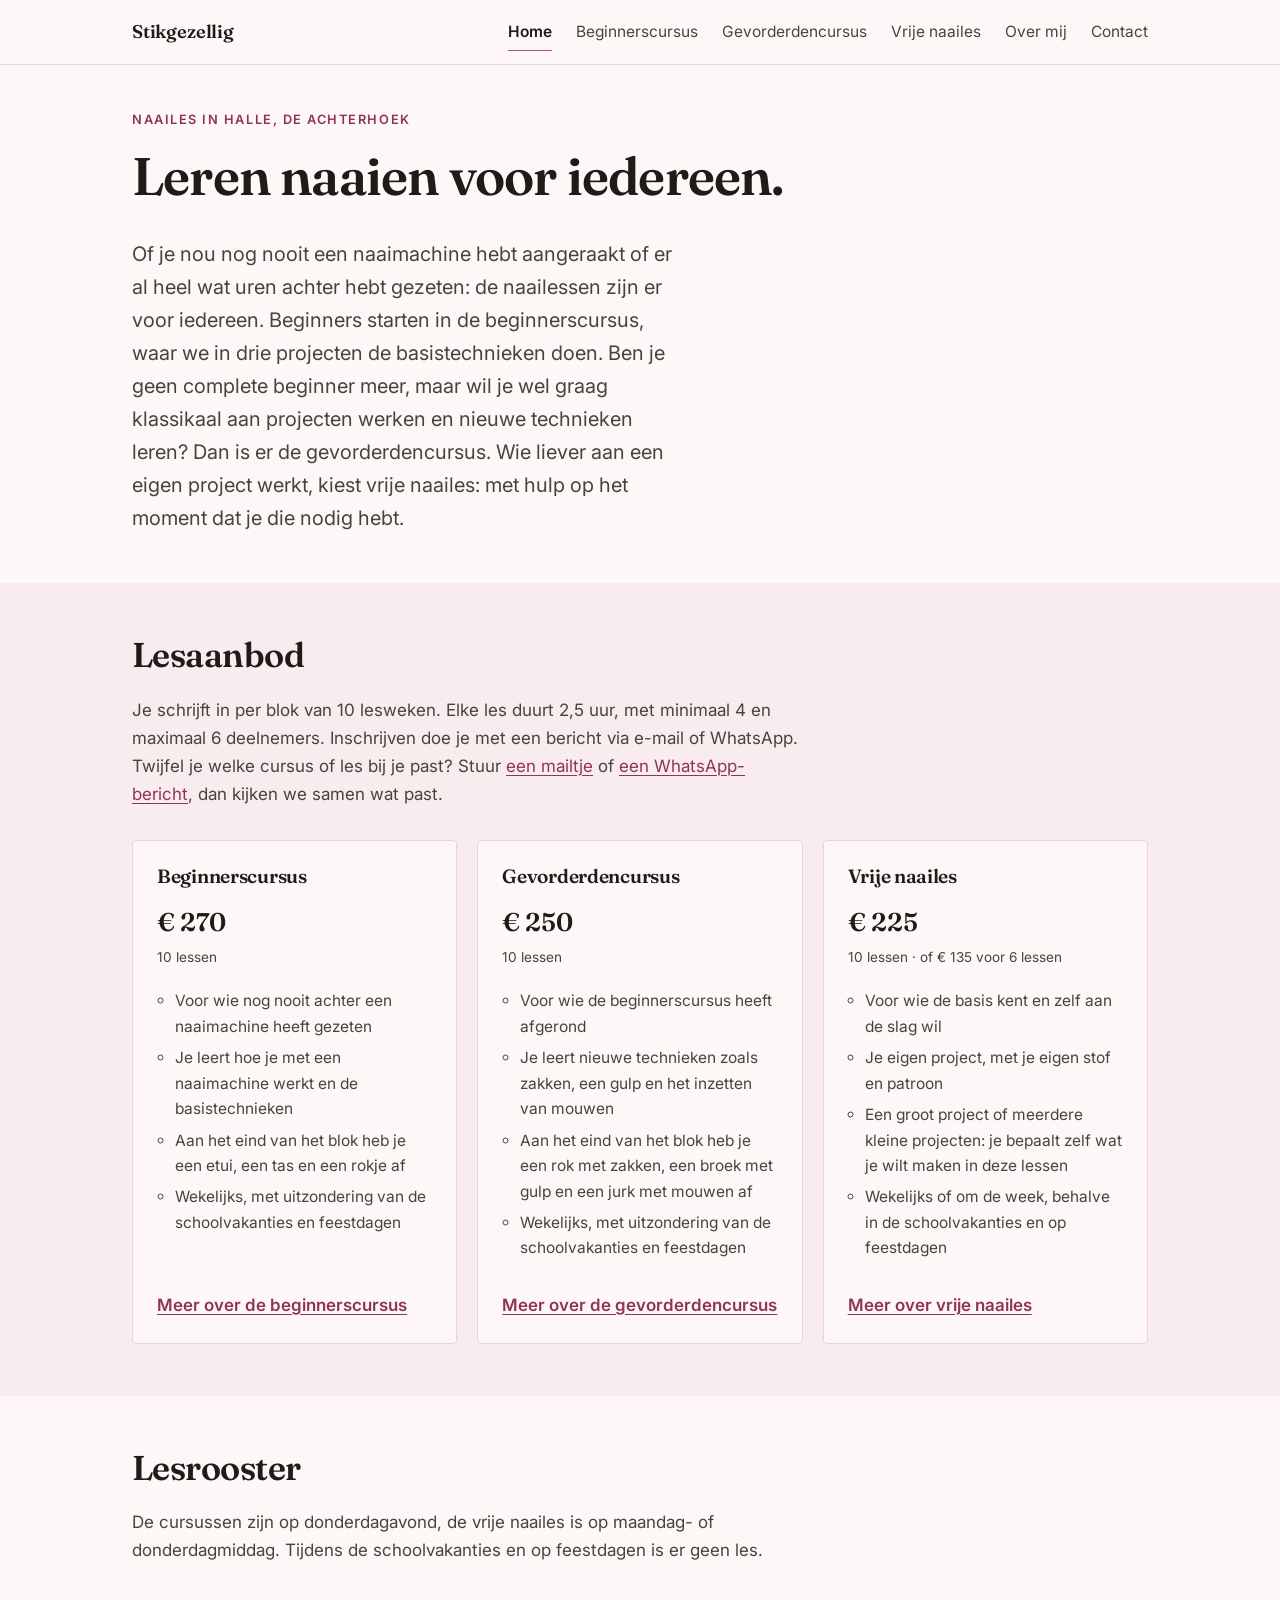
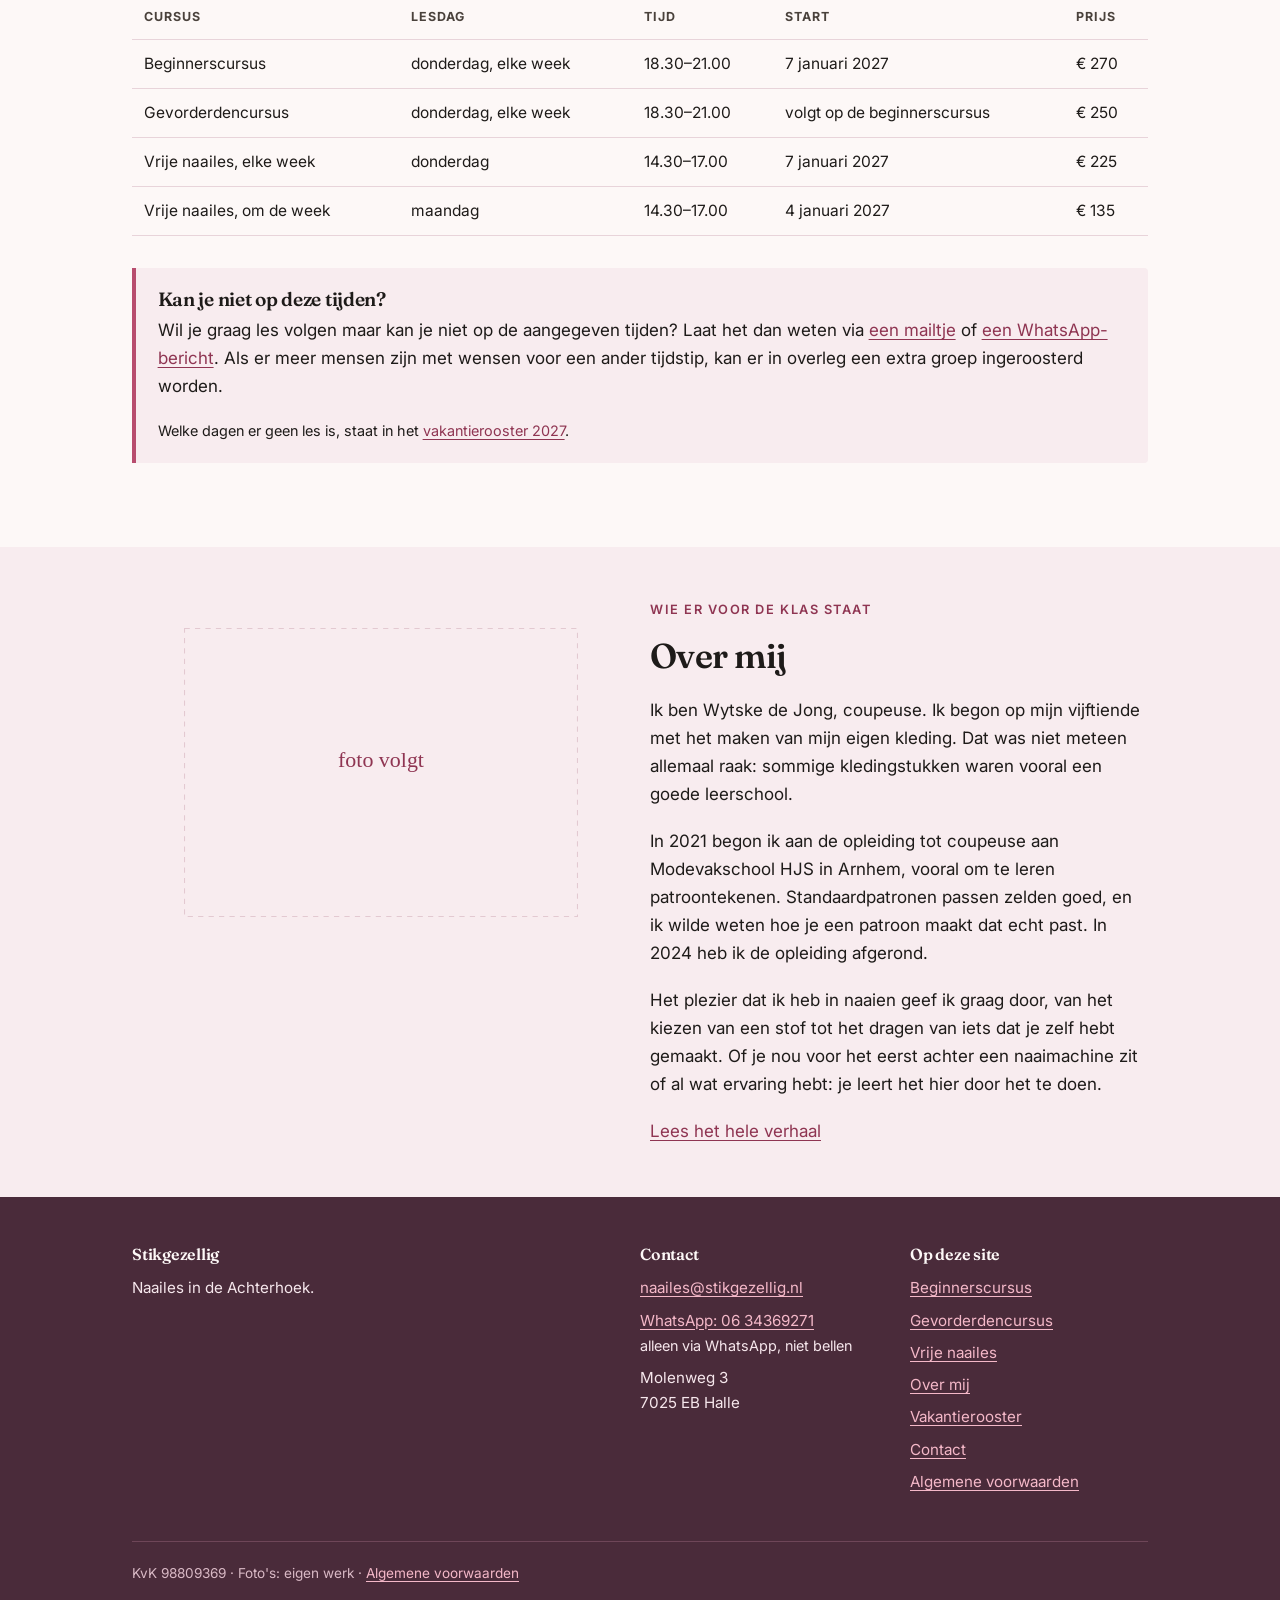
<file: index.html>
<!doctype html>
<html lang="nl">
<head>
<meta charset="utf-8">
<meta name="viewport" content="width=device-width, initial-scale=1">
<title>Stikgezellig — naailes in de Achterhoek</title>
<meta name="description" content="Naailes in Halle, in kleine groepen van vier tot zes. Beginnerscursus van 10 lessen op donderdagavond, gevorderdencursus en vrije naailes op maandag- of donderdagmiddag.">
<link rel="canonical" href="https://stikgezellig.nl/">
<link rel="preconnect" href="https://fonts.googleapis.com">
<link rel="preconnect" href="https://fonts.gstatic.com" crossorigin>
<link href="https://fonts.googleapis.com/css2?family=Fraunces:opsz,wght@9..144,600&family=Inter:wght@400;600&display=swap" rel="stylesheet">
<link rel="stylesheet" href="assets/css/style.css">
<!-- Structured data: LocalBusiness -->
<script type="application/ld+json">
{
  "@context": "https://schema.org",
  "@type": "LocalBusiness",
  "@id": "https://stikgezellig.nl/#stikgezellig",
  "name": "Stikgezellig",
  "description": "Naailes in Halle, Achterhoek. Beginnerscursus, gevorderdencursus en vrije naailes in kleine groepen.",
  "url": "https://stikgezellig.nl/",
  "email": "naailes@stikgezellig.nl",
  "telephone": "+31634369271",
  "address": {
    "@type": "PostalAddress",
    "streetAddress": "Molenweg 3",
    "postalCode": "7025 EB",
    "addressLocality": "Halle",
    "addressRegion": "Gelderland",
    "addressCountry": "NL"
  },
  "geo": {
    "@type": "GeoCoordinates",
    "latitude": 51.98126,
    "longitude": 6.42817
  },
  "areaServed": "Achterhoek",
  "founder": {
    "@type": "Person",
    "name": "Wytske de Jong",
    "jobTitle": "Coupeuse"
  }
}
</script>
</head>
<body>
<a class="skip" href="#main">Naar de inhoud</a>

<header class="site-header">
  <div class="wrap header-inner">
    <a class="brand" href="index.html">Stikgezellig</a>
    <button class="nav-toggle" type="button" aria-expanded="false" aria-controls="nav">Menu</button>
    <nav class="nav" id="nav" aria-label="Hoofdmenu">
      <ul>
        <li><a href="index.html" aria-current="page">Home</a></li>
        <li><a href="beginnerscursus.html">Beginnerscursus</a></li>
        <li><a href="gevorderde-cursus.html">Gevorderdencursus</a></li>
        <li><a href="vrije-naailes.html">Vrije naailes</a></li>
        <li><a href="over-mij.html">Over mij</a></li>
        <li><a href="contact.html">Contact</a></li>
      </ul>
    </nav>
  </div>
</header>

<main id="main">

  <section class="hero">
    <div class="wrap">
      <p class="eyebrow">Naailes in Halle, de Achterhoek</p>
      <h1>Leren naaien voor iedereen.</h1>
      <p class="lead">Of je nou nog nooit een naaimachine hebt aangeraakt of er al heel wat uren achter hebt gezeten: de naailessen zijn er voor iedereen. Beginners starten in de beginnerscursus, waar we in drie projecten de basistechnieken doen. Ben je geen complete beginner meer, maar wil je wel graag klassikaal aan projecten werken en nieuwe technieken leren? Dan is er de gevorderdencursus. Wie liever aan een eigen project werkt, kiest vrije naailes: met hulp op het moment dat je die nodig hebt.</p>
    </div>
  </section>

  <section class="section section--paper" id="cursussen">
    <div class="wrap">
      <div class="section-head">
        <h2>Lesaanbod</h2>
        <p class="muted">Je schrijft in per blok van 10 lesweken. Elke les duurt 2,5 uur, met minimaal 4 en maximaal 6 deelnemers. Inschrijven doe je met een bericht via e-mail of WhatsApp. Twijfel je welke cursus of les bij je past? Stuur <a href="mailto:naailes@stikgezellig.nl?subject=Vraag%20over%20het%20lesaanbod">een mailtje</a> of <a href="https://wa.me/31634369271" target="_blank" rel="noopener noreferrer">een WhatsApp-bericht</a>, dan kijken we samen wat past.</p>
      </div>

      <ul class="cards cards--3">
        <li class="card">
          <h3>Beginnerscursus</h3>
          <p class="price">€ 270<small>10 lessen</small></p>
          <ul>
            <li>Voor wie nog nooit achter een naaimachine heeft gezeten</li>
            <li>Je leert hoe je met een naaimachine werkt en de basistechnieken</li>
            <li>Aan het eind van het blok heb je een etui, een tas en een rokje af</li>
            <li>Wekelijks, met uitzondering van de schoolvakanties en feestdagen</li>
          </ul>
          <p class="card-cta"><a href="beginnerscursus.html">Meer over de beginnerscursus</a></p>
        </li>

        <li class="card">
          <h3>Gevorderdencursus</h3>
          <p class="price">€ 250<small>10 lessen</small></p>
          <ul>
            <li>Voor wie de beginnerscursus heeft afgerond</li>
            <li>Je leert nieuwe technieken zoals zakken, een gulp en het inzetten van mouwen</li>
            <li>Aan het eind van het blok heb je een rok met zakken, een broek met gulp en een jurk met mouwen af</li>
            <li>Wekelijks, met uitzondering van de schoolvakanties en feestdagen</li>
          </ul>
          <p class="card-cta"><a href="gevorderde-cursus.html">Meer over de gevorderdencursus</a></p>
        </li>

        <li class="card">
          <h3>Vrije naailes</h3>
          <p class="price">€ 225<small>10 lessen · of € 135 voor 6 lessen</small></p>
          <ul>
            <li>Voor wie de basis kent en zelf aan de slag wil</li>
            <li>Je eigen project, met je eigen stof en patroon</li>
            <li>Een groot project of meerdere kleine projecten: je bepaalt zelf wat je wilt maken in deze lessen</li>
            <li>Wekelijks of om de week, behalve in de schoolvakanties en op feestdagen</li>
          </ul>
          <p class="card-cta"><a href="vrije-naailes.html">Meer over vrije naailes</a></p>
        </li>
      </ul>
    </div>
  </section>

  <section class="section" id="wanneer">
    <div class="wrap">
      <div class="section-head">
        <h2>Lesrooster</h2>
        <p class="muted">De cursussen zijn op donderdagavond, de vrije naailes is op maandag- of donderdagmiddag. Tijdens de schoolvakanties en op feestdagen is er geen les.</p>
      </div>

      <div class="table-wrap">
        <table>
          <thead>
            <tr>
              <th scope="col">Cursus</th>
              <th scope="col">Lesdag</th>
              <th scope="col">Tijd</th>
              <th scope="col">Start</th>
              <th scope="col">Prijs</th>
            </tr>
          </thead>
          <tbody>
            <tr>
              <td>Beginnerscursus</td>
              <td>donderdag, elke week</td>
              <td>18.30–21.00</td>
              <td>7 januari 2027</td>
              <td>€ 270</td>
            </tr>
            <tr>
              <td>Gevorderdencursus</td>
              <td>donderdag, elke week</td>
              <td>18.30–21.00</td>
              <td>volgt op de beginnerscursus</td>
              <td>€ 250</td>
            </tr>
            <tr>
              <td>Vrije naailes, elke week</td>
              <td>donderdag</td>
              <td>14.30–17.00</td>
              <td>7 januari 2027</td>
              <td>€ 225</td>
            </tr>
            <tr>
              <td>Vrije naailes, om de week</td>
              <td>maandag</td>
              <td>14.30–17.00</td>
              <td>4 januari 2027</td>
              <td>€ 135</td>
            </tr>
          </tbody>
        </table>
      </div>

      <div class="callout">
        <h3>Kan je niet op deze tijden?</h3>
        <p>Wil je graag les volgen maar kan je niet op de aangegeven tijden? Laat het dan weten via <a href="mailto:naailes@stikgezellig.nl?subject=Ander%20tijdstip%20naailes">een mailtje</a> of <a href="https://wa.me/31634369271" target="_blank" rel="noopener noreferrer">een WhatsApp-bericht</a>. Als er meer mensen zijn met wensen voor een ander tijdstip, kan er in overleg een extra groep ingeroosterd worden.</p>
        <p class="small">Welke dagen er geen les is, staat in het <a href="vakantierooster.html">vakantierooster 2027</a>.</p>
      </div>
    </div>
  </section>

  <section class="section section--paper">
    <div class="wrap">
      <div class="cards cards--2">
        <figure>
          <img src="assets/img/foto-volgt.svg" alt="Wytske de Jong achter de naaimachine in het atelier" width="800" height="600">
        </figure>
        <div>
          <p class="eyebrow">Wie er voor de klas staat</p>
          <h2>Over mij</h2>
          <p>Ik ben Wytske de Jong, coupeuse. Ik begon op mijn vijftiende met het maken van mijn eigen kleding. Dat was niet meteen allemaal raak: sommige kledingstukken waren vooral een goede leerschool.</p>
          <p>In 2021 begon ik aan de opleiding tot coupeuse aan Modevakschool HJS in Arnhem, vooral om te leren patroontekenen. Standaardpatronen passen zelden goed, en ik wilde weten hoe je een patroon maakt dat echt past. In 2024 heb ik de opleiding afgerond.</p>
          <p>Het plezier dat ik heb in naaien geef ik graag door, van het kiezen van een stof tot het dragen van iets dat je zelf hebt gemaakt. Of je nou voor het eerst achter een naaimachine zit of al wat ervaring hebt: je leert het hier door het te doen.</p>
          <p class="card-cta"><a href="over-mij.html">Lees het hele verhaal</a></p>
        </div>
      </div>
    </div>
  </section>

</main>

<footer class="site-footer">
  <div class="wrap">
    <div class="footer-grid">
      <div>
        <h3>Stikgezellig</h3>
        <p>Naailes in de Achterhoek.</p>
      </div>
      <div>
        <h3>Contact</h3>
        <ul>
          <li><a href="mailto:naailes@stikgezellig.nl">naailes@stikgezellig.nl</a></li>
          <li><a href="https://wa.me/31634369271" target="_blank" rel="noopener noreferrer">WhatsApp: 06 34369271</a><br><span class="small">alleen via WhatsApp, niet bellen</span></li>
          <li>Molenweg 3<br>7025 EB Halle</li>
        </ul>
      </div>
      <div>
        <h3>Op deze site</h3>
        <ul>
          <li><a href="beginnerscursus.html">Beginnerscursus</a></li>
          <li><a href="gevorderde-cursus.html">Gevorderdencursus</a></li>
          <li><a href="vrije-naailes.html">Vrije naailes</a></li>
          <li><a href="over-mij.html">Over mij</a></li>
          <li><a href="vakantierooster.html">Vakantierooster</a></li>
          <li><a href="contact.html">Contact</a></li>
          <li><a href="algemene-voorwaarden.html">Algemene voorwaarden</a></li>
        </ul>
      </div>
    </div>
    <p class="footer-note">KvK 98809369 · Foto's: eigen werk · <a href="algemene-voorwaarden.html">Algemene voorwaarden</a></p>
  </div>
</footer>

<script src="assets/js/site.js"></script>
</body>
</html>
</file>
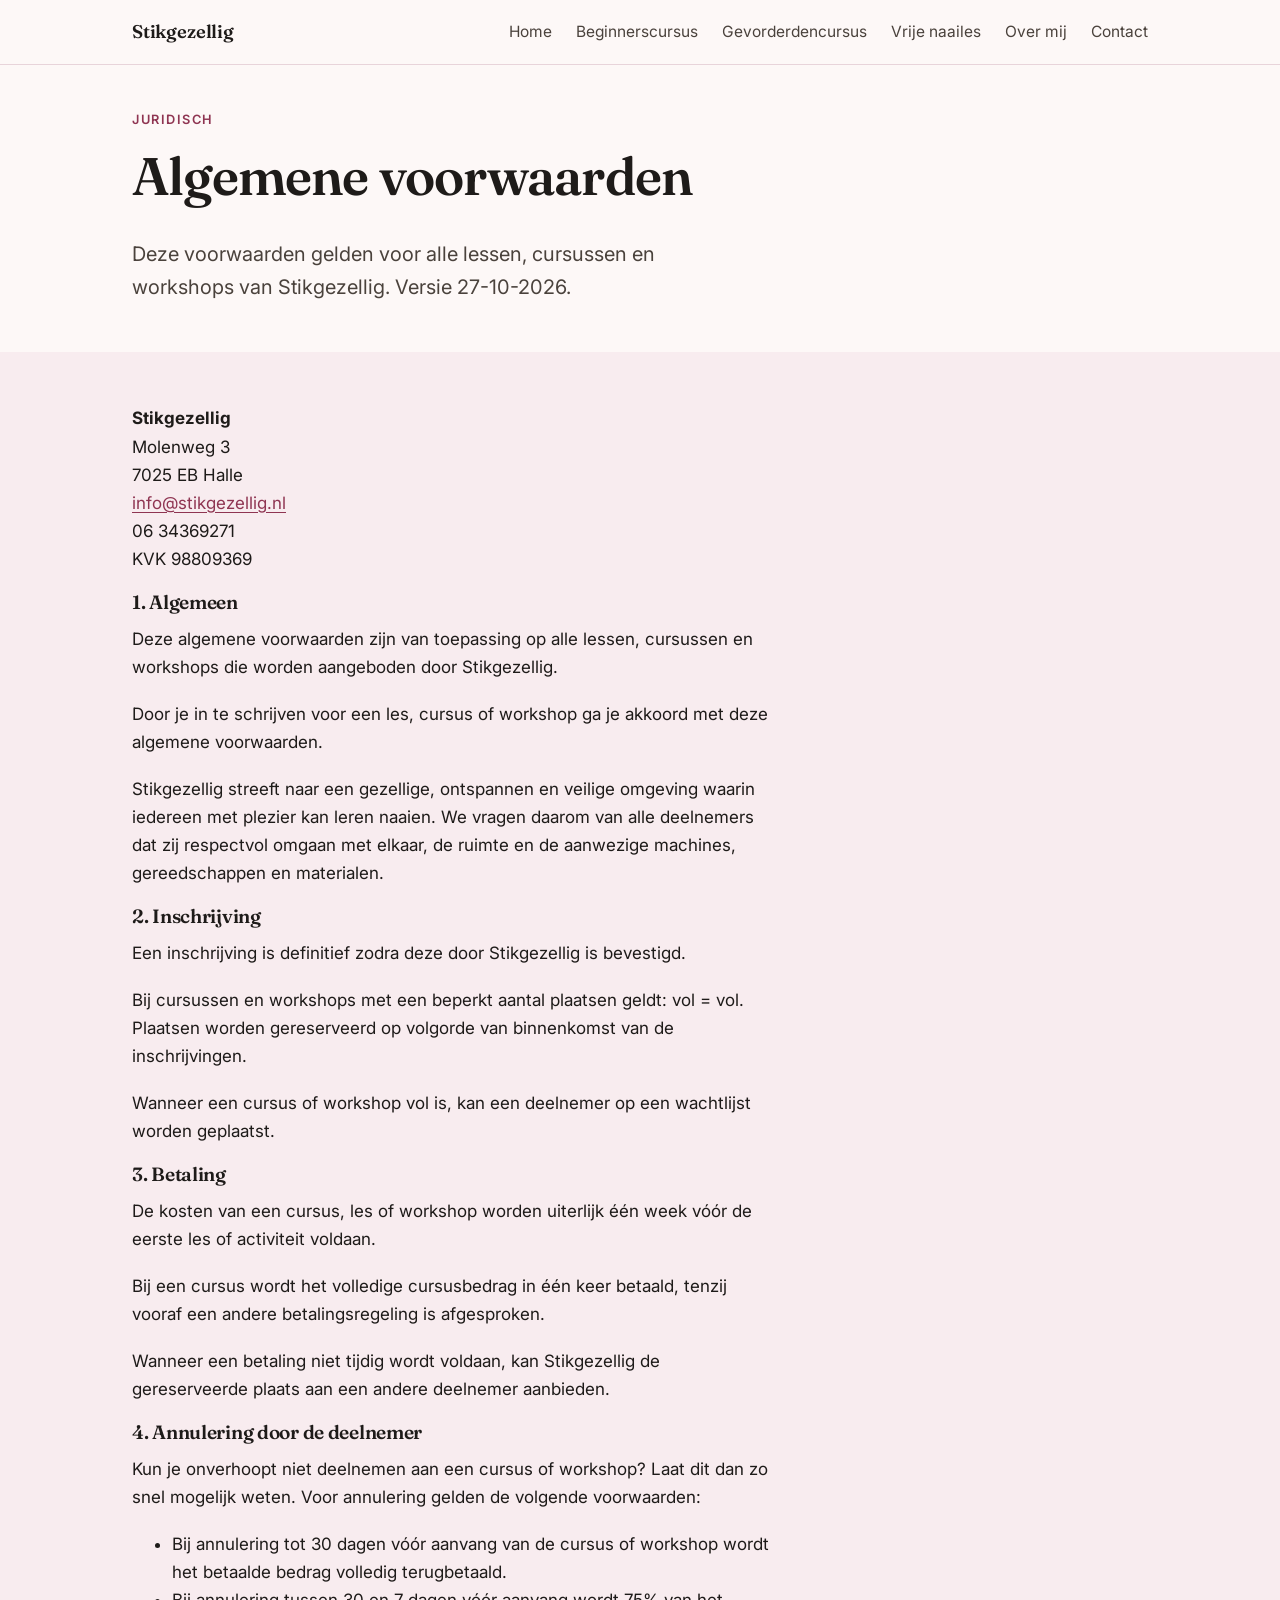
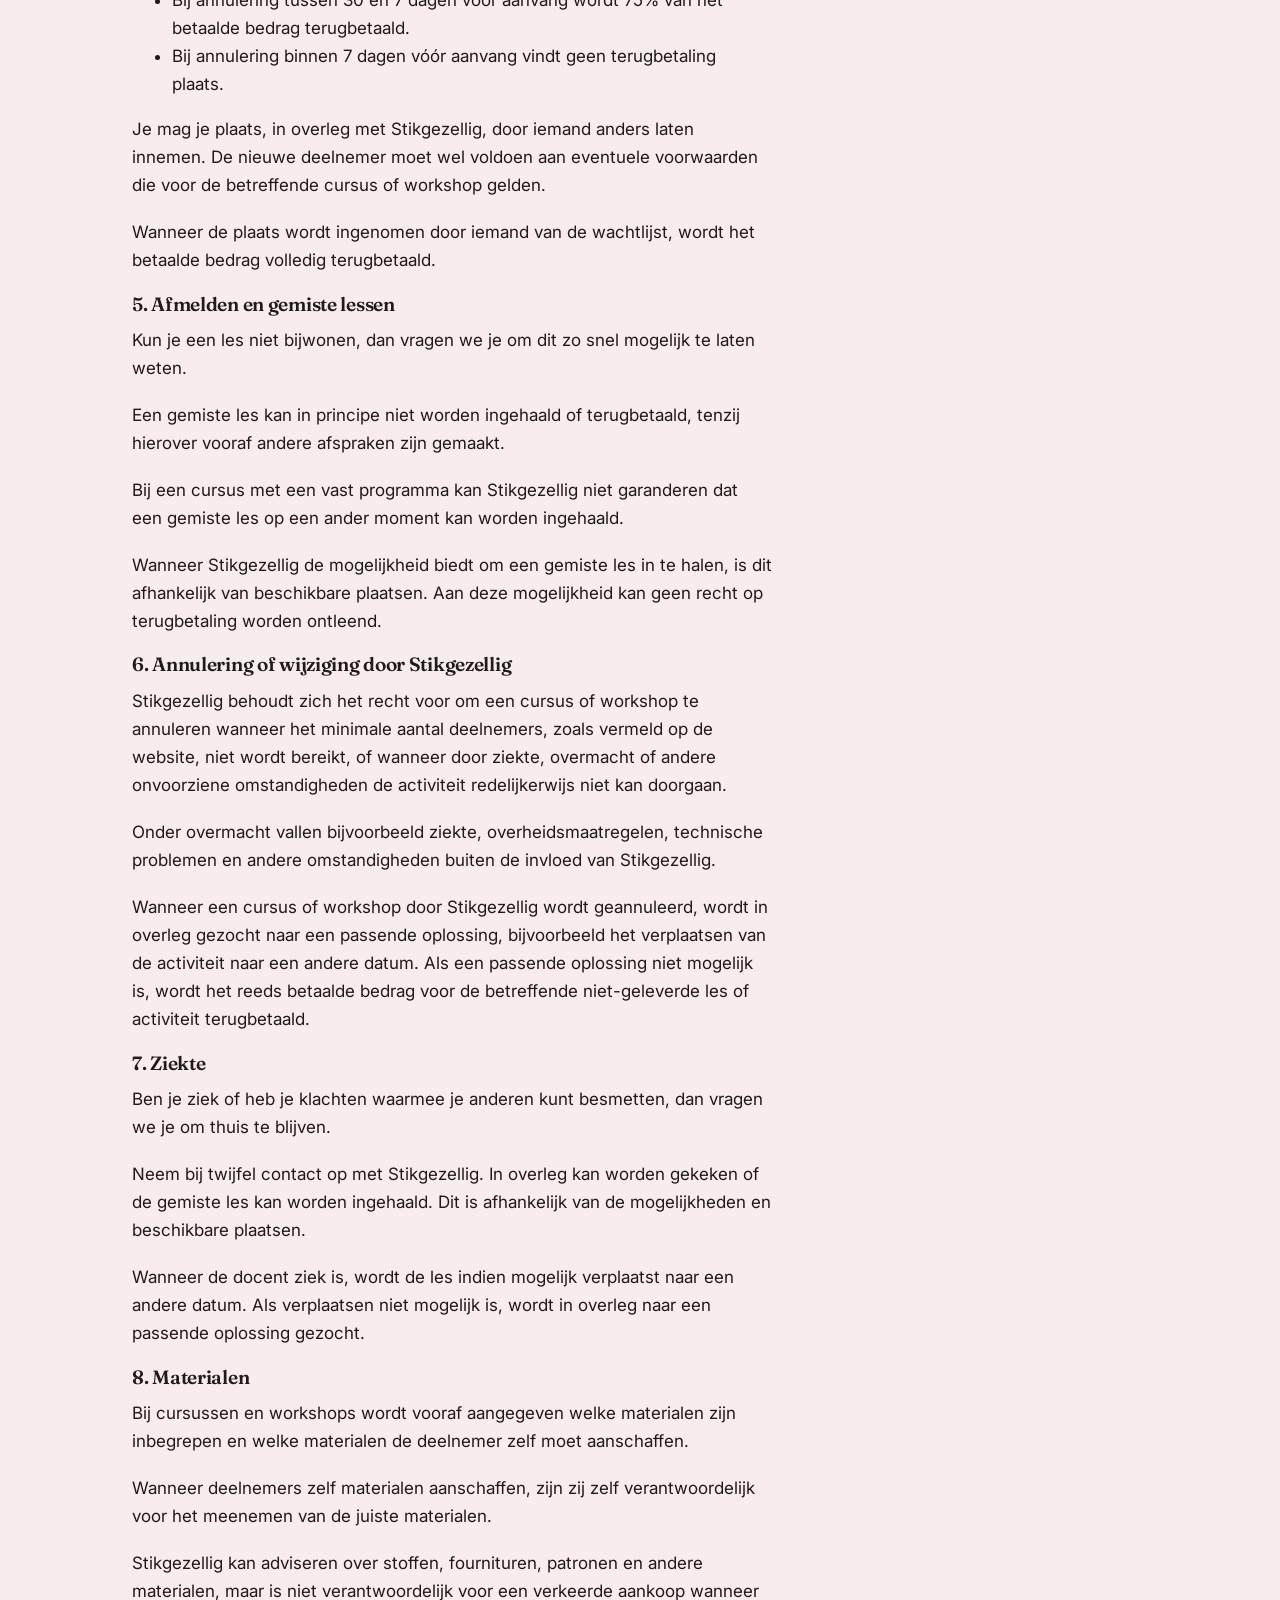
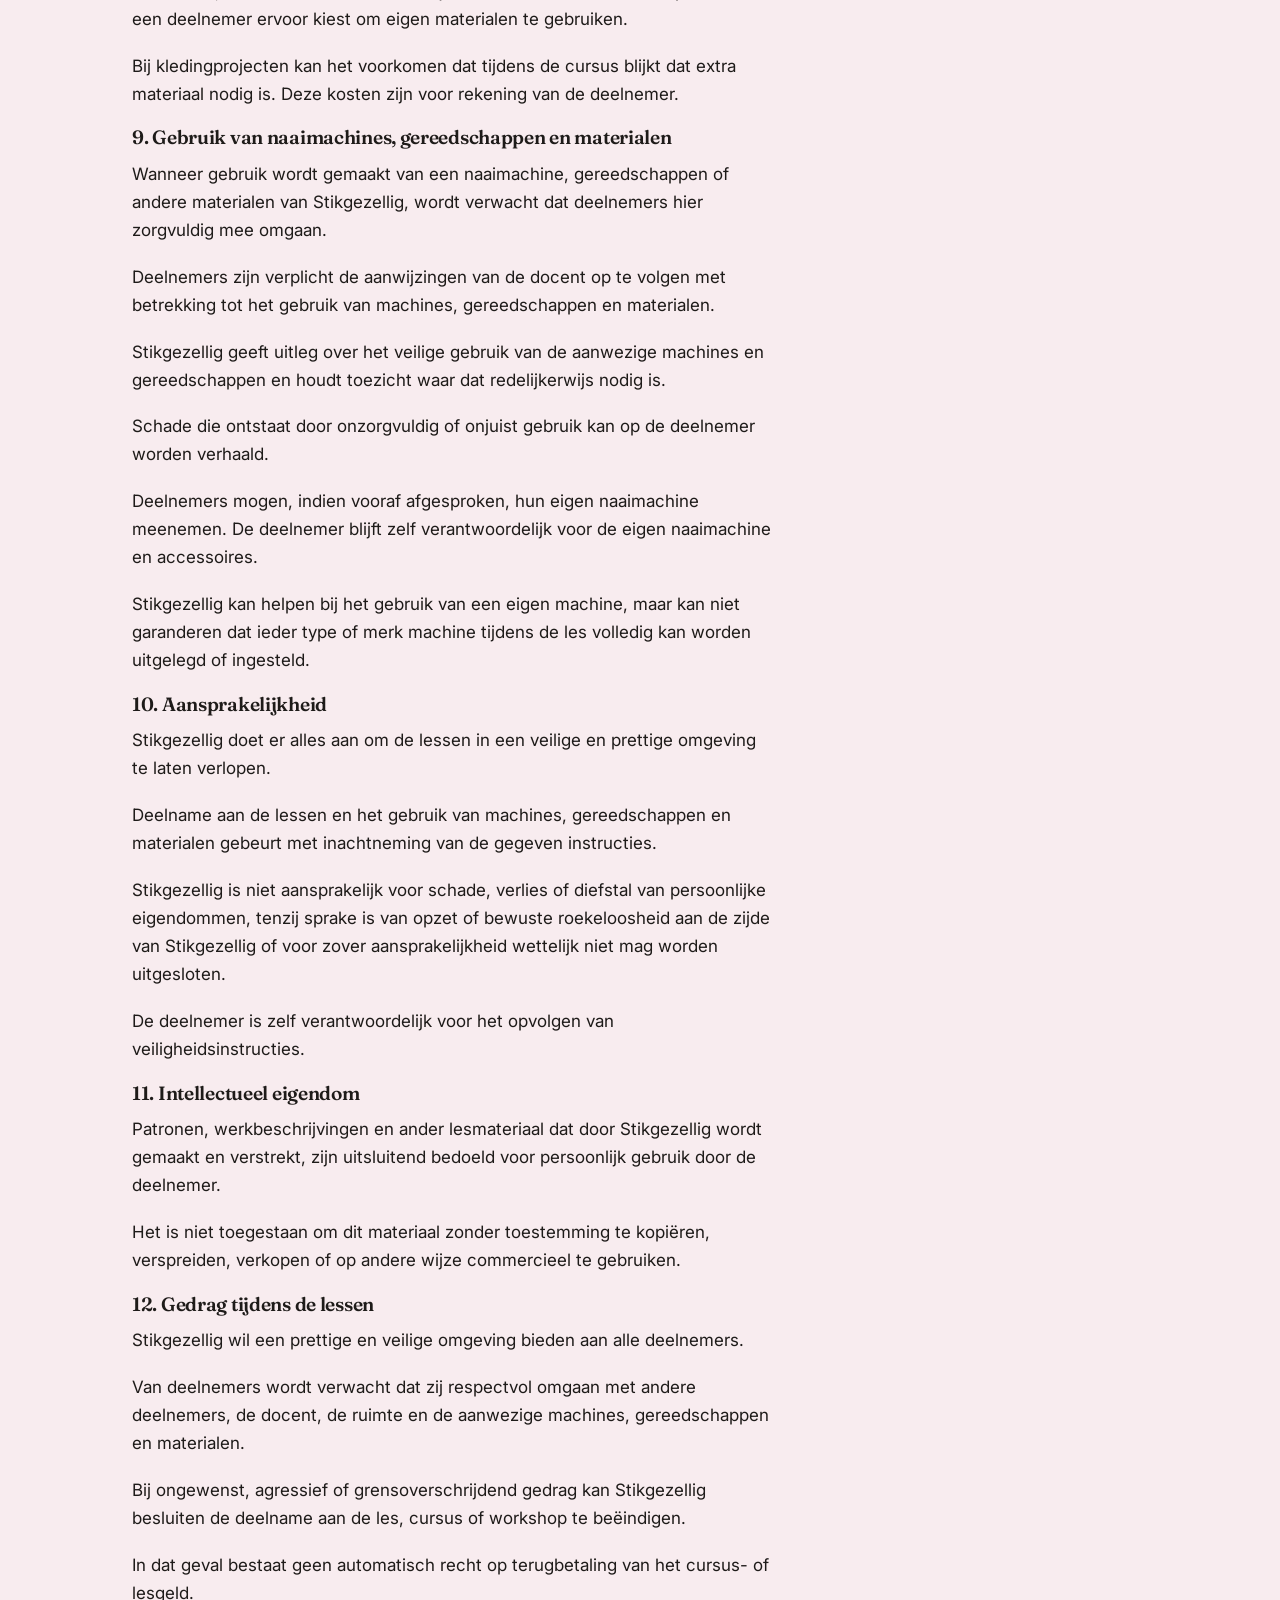
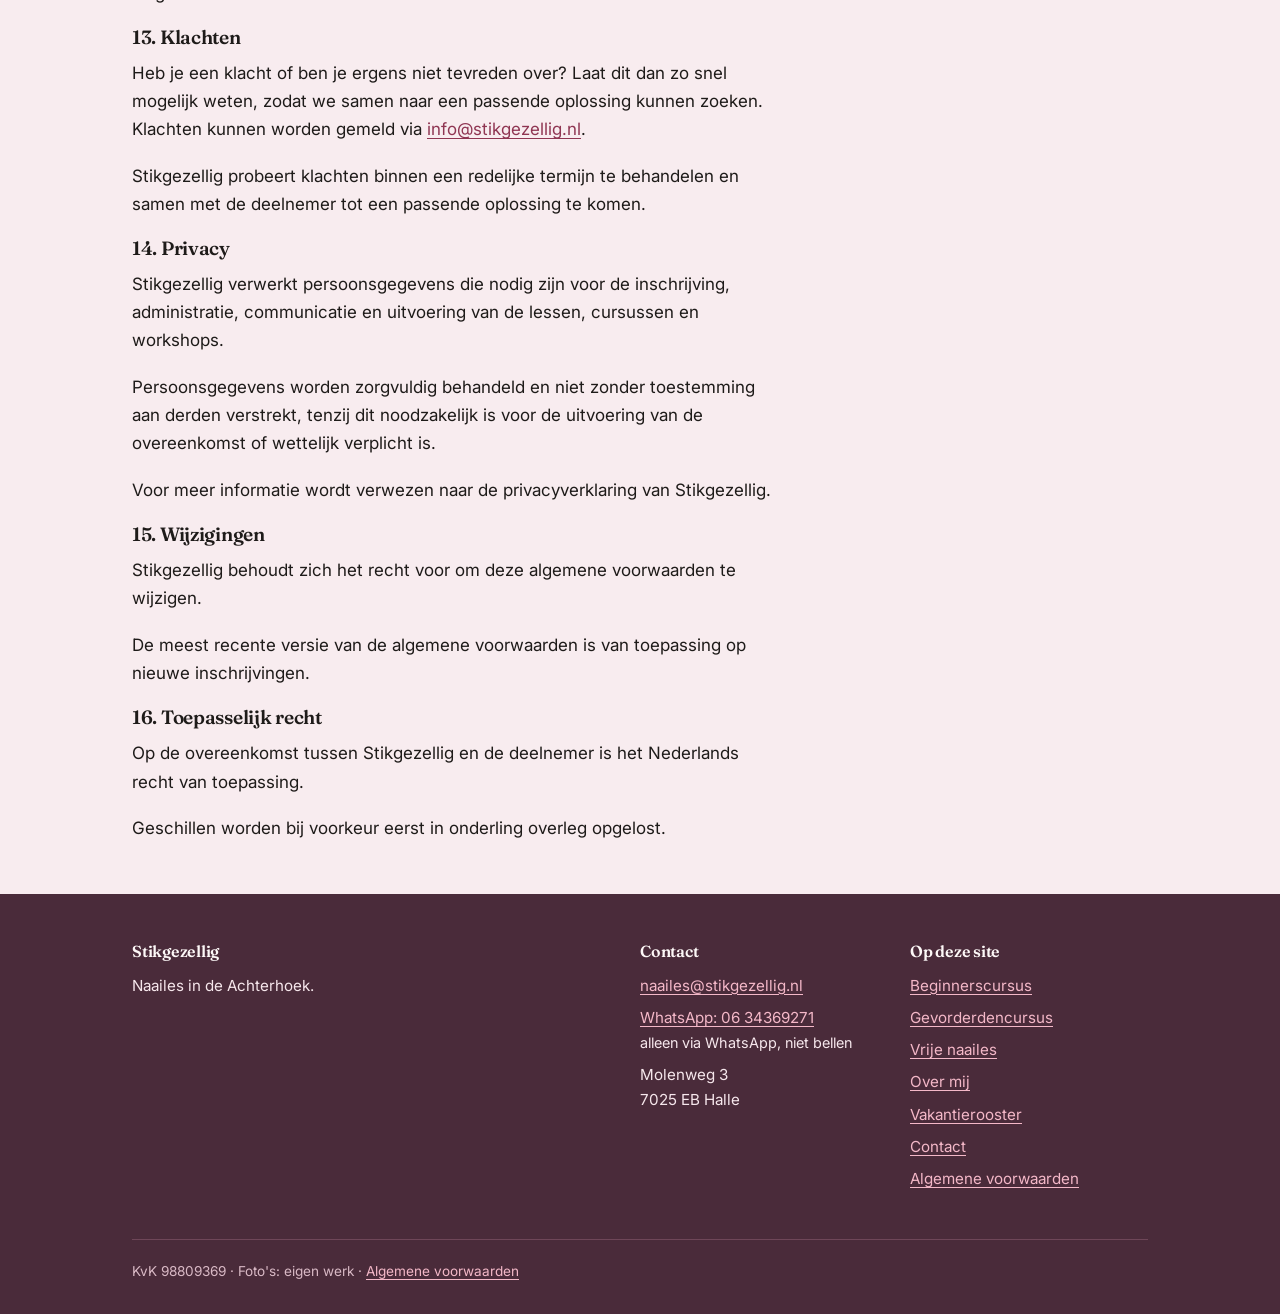
<file: algemene-voorwaarden.html>
<!doctype html>
<html lang="nl">
<head>
<meta charset="utf-8">
<meta name="viewport" content="width=device-width, initial-scale=1">
<title>Algemene voorwaarden — Stikgezellig</title>
<meta name="description" content="Algemene voorwaarden van Stikgezellig in Halle: inschrijving, betaling, annulering, gemiste lessen, materialen, aansprakelijkheid en privacy.">
<link rel="canonical" href="https://stikgezellig.nl/algemene-voorwaarden.html">
<link rel="preconnect" href="https://fonts.googleapis.com">
<link rel="preconnect" href="https://fonts.gstatic.com" crossorigin>
<link href="https://fonts.googleapis.com/css2?family=Fraunces:opsz,wght@9..144,600&family=Inter:wght@400;600&display=swap" rel="stylesheet">
<link rel="stylesheet" href="assets/css/style.css">
</head>
<body>
<a class="skip" href="#main">Naar de inhoud</a>

<header class="site-header">
  <div class="wrap header-inner">
    <a class="brand" href="index.html">Stikgezellig</a>
    <button class="nav-toggle" type="button" aria-expanded="false" aria-controls="nav">Menu</button>
    <nav class="nav" id="nav" aria-label="Hoofdmenu">
      <ul>
        <li><a href="index.html">Home</a></li>
        <li><a href="beginnerscursus.html">Beginnerscursus</a></li>
        <li><a href="gevorderde-cursus.html">Gevorderdencursus</a></li>
        <li><a href="vrije-naailes.html">Vrije naailes</a></li>
        <li><a href="over-mij.html">Over mij</a></li>
        <li><a href="contact.html">Contact</a></li>
      </ul>
    </nav>
  </div>
</header>

<main id="main">

  <section class="hero">
    <div class="wrap">
      <p class="eyebrow">Juridisch</p>
      <h1>Algemene voorwaarden</h1>
      <p class="lead">Deze voorwaarden gelden voor alle lessen, cursussen en workshops van Stikgezellig. Versie 27-10-2026.</p>
    </div>
  </section>

  <section class="section section--paper">
    <div class="wrap">
      <div class="measure">
        <p><strong>Stikgezellig</strong><br>Molenweg 3<br>7025 EB Halle<br><a href="mailto:info@stikgezellig.nl">info@stikgezellig.nl</a><br>06 34369271<br>KVK 98809369</p>

        <h3>1. Algemeen</h3>
        <p>Deze algemene voorwaarden zijn van toepassing op alle lessen, cursussen en workshops die worden aangeboden door Stikgezellig.</p>
        <p>Door je in te schrijven voor een les, cursus of workshop ga je akkoord met deze algemene voorwaarden.</p>
        <p>Stikgezellig streeft naar een gezellige, ontspannen en veilige omgeving waarin iedereen met plezier kan leren naaien. We vragen daarom van alle deelnemers dat zij respectvol omgaan met elkaar, de ruimte en de aanwezige machines, gereedschappen en materialen.</p>

        <h3>2. Inschrijving</h3>
        <p>Een inschrijving is definitief zodra deze door Stikgezellig is bevestigd.</p>
        <p>Bij cursussen en workshops met een beperkt aantal plaatsen geldt: vol = vol. Plaatsen worden gereserveerd op volgorde van binnenkomst van de inschrijvingen.</p>
        <p>Wanneer een cursus of workshop vol is, kan een deelnemer op een wachtlijst worden geplaatst.</p>

        <h3>3. Betaling</h3>
        <p>De kosten van een cursus, les of workshop worden uiterlijk één week vóór de eerste les of activiteit voldaan.</p>
        <p>Bij een cursus wordt het volledige cursusbedrag in één keer betaald, tenzij vooraf een andere betalingsregeling is afgesproken.</p>
        <p>Wanneer een betaling niet tijdig wordt voldaan, kan Stikgezellig de gereserveerde plaats aan een andere deelnemer aanbieden.</p>

        <h3>4. Annulering door de deelnemer</h3>
        <p>Kun je onverhoopt niet deelnemen aan een cursus of workshop? Laat dit dan zo snel mogelijk weten. Voor annulering gelden de volgende voorwaarden:</p>
        <ul>
          <li>Bij annulering tot 30 dagen vóór aanvang van de cursus of workshop wordt het betaalde bedrag volledig terugbetaald.</li>
          <li>Bij annulering tussen 30 en 7 dagen vóór aanvang wordt 75% van het betaalde bedrag terugbetaald.</li>
          <li>Bij annulering binnen 7 dagen vóór aanvang vindt geen terugbetaling plaats.</li>
        </ul>
        <p>Je mag je plaats, in overleg met Stikgezellig, door iemand anders laten innemen. De nieuwe deelnemer moet wel voldoen aan eventuele voorwaarden die voor de betreffende cursus of workshop gelden.</p>
        <p>Wanneer de plaats wordt ingenomen door iemand van de wachtlijst, wordt het betaalde bedrag volledig terugbetaald.</p>

        <h3>5. Afmelden en gemiste lessen</h3>
        <p>Kun je een les niet bijwonen, dan vragen we je om dit zo snel mogelijk te laten weten.</p>
        <p>Een gemiste les kan in principe niet worden ingehaald of terugbetaald, tenzij hierover vooraf andere afspraken zijn gemaakt.</p>
        <p>Bij een cursus met een vast programma kan Stikgezellig niet garanderen dat een gemiste les op een ander moment kan worden ingehaald.</p>
        <p>Wanneer Stikgezellig de mogelijkheid biedt om een gemiste les in te halen, is dit afhankelijk van beschikbare plaatsen. Aan deze mogelijkheid kan geen recht op terugbetaling worden ontleend.</p>

        <h3>6. Annulering of wijziging door Stikgezellig</h3>
        <p>Stikgezellig behoudt zich het recht voor om een cursus of workshop te annuleren wanneer het minimale aantal deelnemers, zoals vermeld op de website, niet wordt bereikt, of wanneer door ziekte, overmacht of andere onvoorziene omstandigheden de activiteit redelijkerwijs niet kan doorgaan.</p>
        <p>Onder overmacht vallen bijvoorbeeld ziekte, overheidsmaatregelen, technische problemen en andere omstandigheden buiten de invloed van Stikgezellig.</p>
        <p>Wanneer een cursus of workshop door Stikgezellig wordt geannuleerd, wordt in overleg gezocht naar een passende oplossing, bijvoorbeeld het verplaatsen van de activiteit naar een andere datum. Als een passende oplossing niet mogelijk is, wordt het reeds betaalde bedrag voor de betreffende niet-geleverde les of activiteit terugbetaald.</p>

        <h3>7. Ziekte</h3>
        <p>Ben je ziek of heb je klachten waarmee je anderen kunt besmetten, dan vragen we je om thuis te blijven.</p>
        <p>Neem bij twijfel contact op met Stikgezellig. In overleg kan worden gekeken of de gemiste les kan worden ingehaald. Dit is afhankelijk van de mogelijkheden en beschikbare plaatsen.</p>
        <p>Wanneer de docent ziek is, wordt de les indien mogelijk verplaatst naar een andere datum. Als verplaatsen niet mogelijk is, wordt in overleg naar een passende oplossing gezocht.</p>

        <h3>8. Materialen</h3>
        <p>Bij cursussen en workshops wordt vooraf aangegeven welke materialen zijn inbegrepen en welke materialen de deelnemer zelf moet aanschaffen.</p>
        <p>Wanneer deelnemers zelf materialen aanschaffen, zijn zij zelf verantwoordelijk voor het meenemen van de juiste materialen.</p>
        <p>Stikgezellig kan adviseren over stoffen, fournituren, patronen en andere materialen, maar is niet verantwoordelijk voor een verkeerde aankoop wanneer een deelnemer ervoor kiest om eigen materialen te gebruiken.</p>
        <p>Bij kledingprojecten kan het voorkomen dat tijdens de cursus blijkt dat extra materiaal nodig is. Deze kosten zijn voor rekening van de deelnemer.</p>

        <h3>9. Gebruik van naaimachines, gereedschappen en materialen</h3>
        <p>Wanneer gebruik wordt gemaakt van een naaimachine, gereedschappen of andere materialen van Stikgezellig, wordt verwacht dat deelnemers hier zorgvuldig mee omgaan.</p>
        <p>Deelnemers zijn verplicht de aanwijzingen van de docent op te volgen met betrekking tot het gebruik van machines, gereedschappen en materialen.</p>
        <p>Stikgezellig geeft uitleg over het veilige gebruik van de aanwezige machines en gereedschappen en houdt toezicht waar dat redelijkerwijs nodig is.</p>
        <p>Schade die ontstaat door onzorgvuldig of onjuist gebruik kan op de deelnemer worden verhaald.</p>
        <p>Deelnemers mogen, indien vooraf afgesproken, hun eigen naaimachine meenemen. De deelnemer blijft zelf verantwoordelijk voor de eigen naaimachine en accessoires.</p>
        <p>Stikgezellig kan helpen bij het gebruik van een eigen machine, maar kan niet garanderen dat ieder type of merk machine tijdens de les volledig kan worden uitgelegd of ingesteld.</p>

        <h3>10. Aansprakelijkheid</h3>
        <p>Stikgezellig doet er alles aan om de lessen in een veilige en prettige omgeving te laten verlopen.</p>
        <p>Deelname aan de lessen en het gebruik van machines, gereedschappen en materialen gebeurt met inachtneming van de gegeven instructies.</p>
        <p>Stikgezellig is niet aansprakelijk voor schade, verlies of diefstal van persoonlijke eigendommen, tenzij sprake is van opzet of bewuste roekeloosheid aan de zijde van Stikgezellig of voor zover aansprakelijkheid wettelijk niet mag worden uitgesloten.</p>
        <p>De deelnemer is zelf verantwoordelijk voor het opvolgen van veiligheidsinstructies.</p>

        <h3>11. Intellectueel eigendom</h3>
        <p>Patronen, werkbeschrijvingen en ander lesmateriaal dat door Stikgezellig wordt gemaakt en verstrekt, zijn uitsluitend bedoeld voor persoonlijk gebruik door de deelnemer.</p>
        <p>Het is niet toegestaan om dit materiaal zonder toestemming te kopiëren, verspreiden, verkopen of op andere wijze commercieel te gebruiken.</p>

        <h3>12. Gedrag tijdens de lessen</h3>
        <p>Stikgezellig wil een prettige en veilige omgeving bieden aan alle deelnemers.</p>
        <p>Van deelnemers wordt verwacht dat zij respectvol omgaan met andere deelnemers, de docent, de ruimte en de aanwezige machines, gereedschappen en materialen.</p>
        <p>Bij ongewenst, agressief of grensoverschrijdend gedrag kan Stikgezellig besluiten de deelname aan de les, cursus of workshop te beëindigen.</p>
        <p>In dat geval bestaat geen automatisch recht op terugbetaling van het cursus- of lesgeld.</p>

        <h3>13. Klachten</h3>
        <p>Heb je een klacht of ben je ergens niet tevreden over? Laat dit dan zo snel mogelijk weten, zodat we samen naar een passende oplossing kunnen zoeken. Klachten kunnen worden gemeld via <a href="mailto:info@stikgezellig.nl">info@stikgezellig.nl</a>.</p>
        <p>Stikgezellig probeert klachten binnen een redelijke termijn te behandelen en samen met de deelnemer tot een passende oplossing te komen.</p>

        <h3>14. Privacy</h3>
        <p>Stikgezellig verwerkt persoonsgegevens die nodig zijn voor de inschrijving, administratie, communicatie en uitvoering van de lessen, cursussen en workshops.</p>
        <p>Persoonsgegevens worden zorgvuldig behandeld en niet zonder toestemming aan derden verstrekt, tenzij dit noodzakelijk is voor de uitvoering van de overeenkomst of wettelijk verplicht is.</p>
        <p>Voor meer informatie wordt verwezen naar de privacyverklaring van Stikgezellig.</p>

        <h3>15. Wijzigingen</h3>
        <p>Stikgezellig behoudt zich het recht voor om deze algemene voorwaarden te wijzigen.</p>
        <p>De meest recente versie van de algemene voorwaarden is van toepassing op nieuwe inschrijvingen.</p>

        <h3>16. Toepasselijk recht</h3>
        <p>Op de overeenkomst tussen Stikgezellig en de deelnemer is het Nederlands recht van toepassing.</p>
        <p>Geschillen worden bij voorkeur eerst in onderling overleg opgelost.</p>
      </div>
    </div>
  </section>

</main>

<footer class="site-footer">
  <div class="wrap">
    <div class="footer-grid">
      <div>
        <h3>Stikgezellig</h3>
        <p>Naailes in de Achterhoek.</p>
      </div>
      <div>
        <h3>Contact</h3>
        <ul>
          <li><a href="mailto:naailes@stikgezellig.nl">naailes@stikgezellig.nl</a></li>
          <li><a href="https://wa.me/31634369271" target="_blank" rel="noopener noreferrer">WhatsApp: 06 34369271</a><br><span class="small">alleen via WhatsApp, niet bellen</span></li>
          <li>Molenweg 3<br>7025 EB Halle</li>
        </ul>
      </div>
      <div>
        <h3>Op deze site</h3>
        <ul>
          <li><a href="beginnerscursus.html">Beginnerscursus</a></li>
          <li><a href="gevorderde-cursus.html">Gevorderdencursus</a></li>
          <li><a href="vrije-naailes.html">Vrije naailes</a></li>
          <li><a href="over-mij.html">Over mij</a></li>
          <li><a href="vakantierooster.html">Vakantierooster</a></li>
          <li><a href="contact.html">Contact</a></li>
          <li><a href="algemene-voorwaarden.html">Algemene voorwaarden</a></li>
        </ul>
      </div>
    </div>
    <p class="footer-note">KvK 98809369 · Foto's: eigen werk · <a href="algemene-voorwaarden.html">Algemene voorwaarden</a></p>
  </div>
</footer>

<script src="assets/js/site.js"></script>
</body>
</html>
</file>
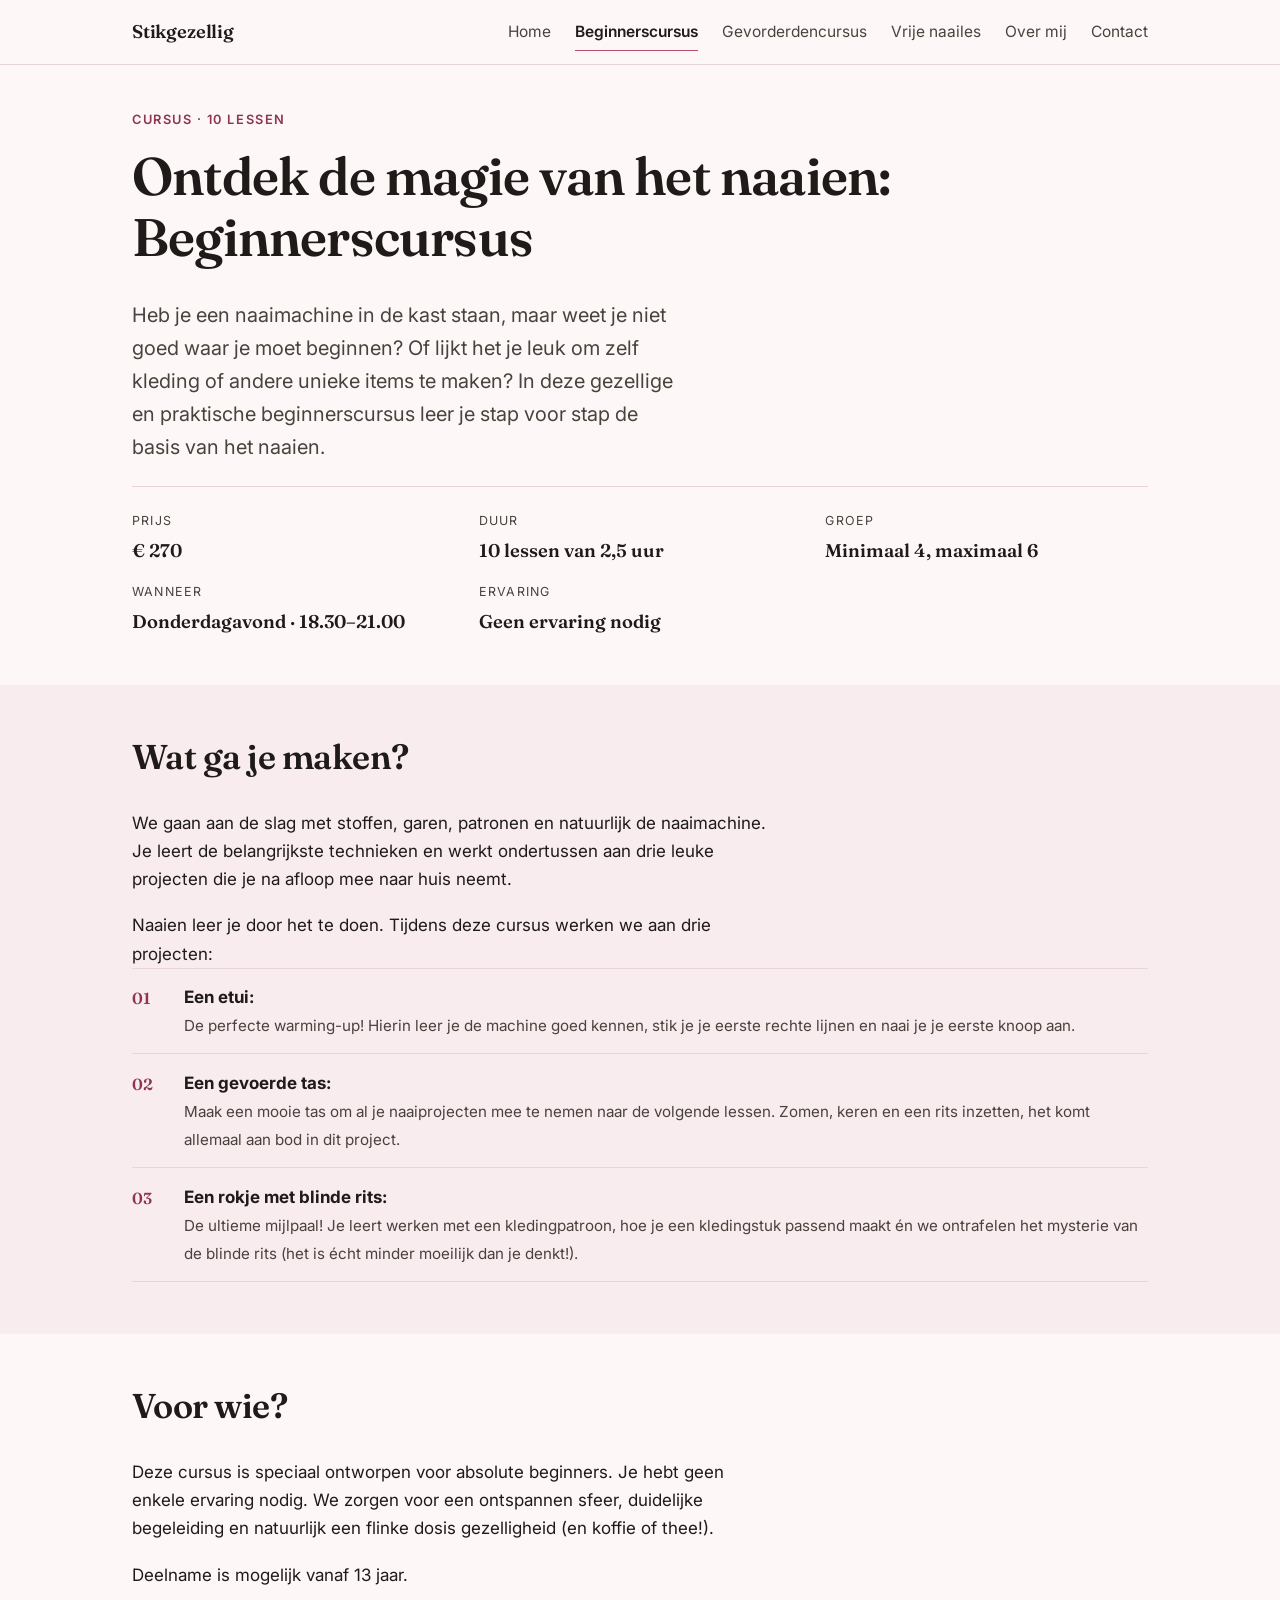
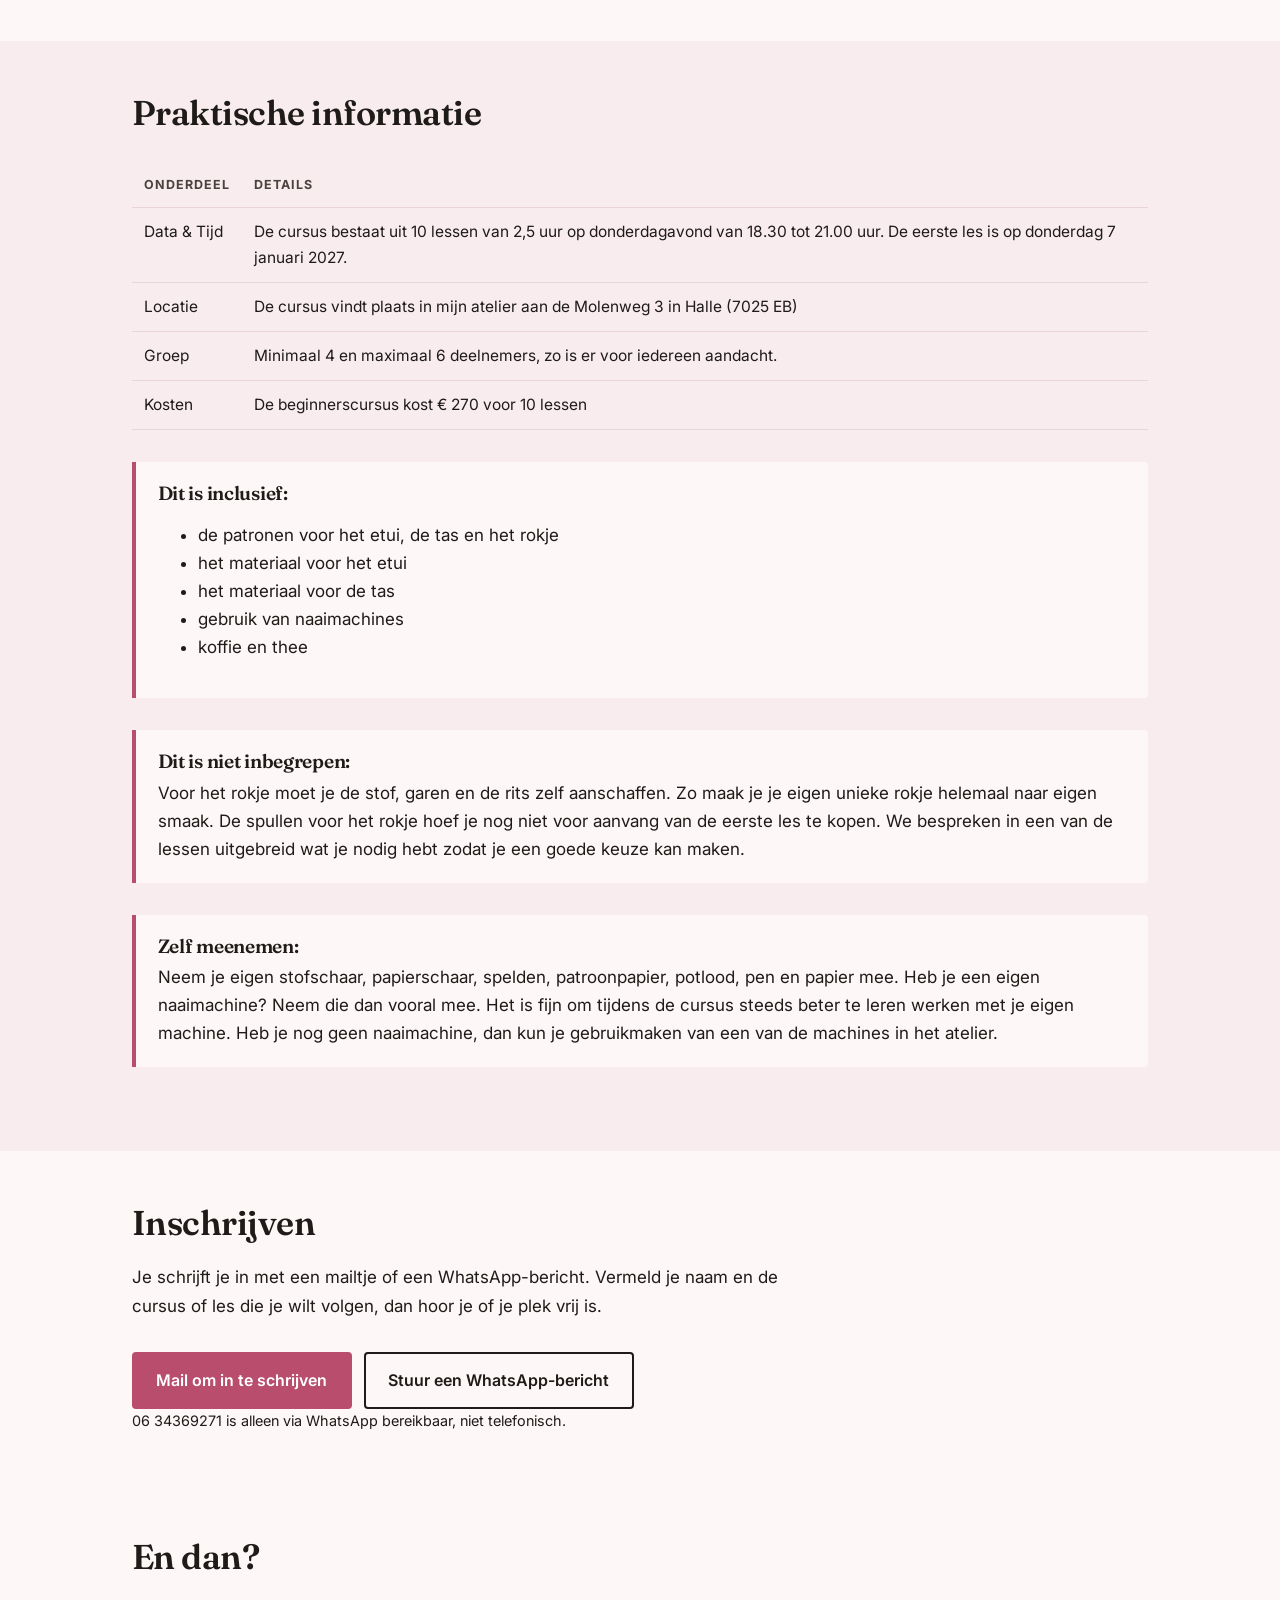
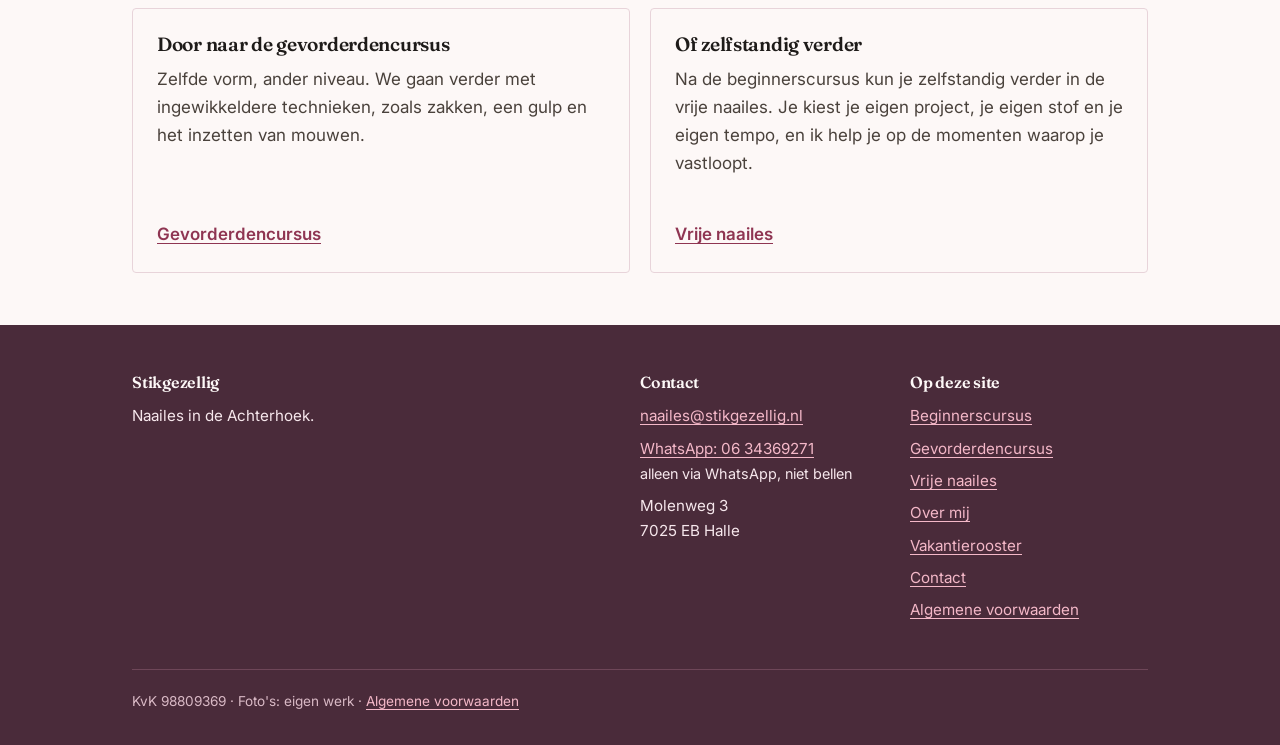
<file: beginnerscursus.html>
<!doctype html>
<html lang="nl">
<head>
<meta charset="utf-8">
<meta name="viewport" content="width=device-width, initial-scale=1">
<title>Ontdek de magie van het naaien: Beginnerscursus — Stikgezellig</title>
<meta name="description" content="Beginnerscursus naaien in de Achterhoek: 10 lessen van 2,5 uur, minimaal 4 en maximaal 6 deelnemers, € 270. Je maakt een etui, een gevoerde tas en een rokje met blinde rits.">
<link rel="canonical" href="https://stikgezellig.nl/beginnerscursus.html">
<link rel="preconnect" href="https://fonts.googleapis.com">
<link rel="preconnect" href="https://fonts.gstatic.com" crossorigin>
<link href="https://fonts.googleapis.com/css2?family=Fraunces:opsz,wght@9..144,600&family=Inter:wght@400;600&display=swap" rel="stylesheet">
<link rel="stylesheet" href="assets/css/style.css">
</head>
<body>
<a class="skip" href="#main">Naar de inhoud</a>

<header class="site-header">
  <div class="wrap header-inner">
    <a class="brand" href="index.html">Stikgezellig</a>
    <button class="nav-toggle" type="button" aria-expanded="false" aria-controls="nav">Menu</button>
    <nav class="nav" id="nav" aria-label="Hoofdmenu">
      <ul>
        <li><a href="index.html">Home</a></li>
        <li><a href="beginnerscursus.html" aria-current="page">Beginnerscursus</a></li>
        <li><a href="gevorderde-cursus.html">Gevorderdencursus</a></li>
        <li><a href="vrije-naailes.html">Vrije naailes</a></li>
        <li><a href="over-mij.html">Over mij</a></li>
        <li><a href="contact.html">Contact</a></li>
      </ul>
    </nav>
  </div>
</header>

<main id="main">

  <section class="hero">
    <div class="wrap">
      <p class="eyebrow">Cursus · 10 lessen</p>
      <h1>Ontdek de magie van het naaien: Beginnerscursus</h1>
      <p class="lead">Heb je een naaimachine in de kast staan, maar weet je niet goed waar je moet beginnen? Of lijkt het je leuk om zelf kleding of andere unieke items te maken? In deze gezellige en praktische beginnerscursus leer je stap voor stap de basis van het naaien.</p>

      <dl class="facts">
        <div>
          <dt>Prijs</dt>
          <dd>€ 270</dd>
        </div>
        <div>
          <dt>Duur</dt>
          <dd>10 lessen van 2,5 uur</dd>
        </div>
        <div>
          <dt>Groep</dt>
          <dd>Minimaal 4, maximaal 6</dd>
        </div>
        <div>
          <dt>Wanneer</dt>
          <dd>Donderdagavond · 18.30–21.00</dd>
        </div>
        <div>
          <dt>Ervaring</dt>
          <dd>Geen ervaring nodig</dd>
        </div>
      </dl>

    </div>
  </section>

  <section class="section section--paper" id="projecten">
    <div class="wrap">
      <div class="section-head">
        <h2>Wat ga je maken?</h2>
      </div>
      <div class="measure">
        <p>We gaan aan de slag met stoffen, garen, patronen en natuurlijk de naaimachine. Je leert de belangrijkste technieken en werkt ondertussen aan drie leuke projecten die je na afloop mee naar huis neemt.</p>
        <p>Naaien leer je door het te doen. Tijdens deze cursus werken we aan drie projecten:</p>
      </div>

      <ol class="week">
        <li><div><strong>Een etui:</strong><span>De perfecte warming-up! Hierin leer je de machine goed kennen, stik je je eerste rechte lijnen en naai je je eerste knoop aan.</span></div></li>
        <li><div><strong>Een gevoerde tas:</strong><span>Maak een mooie tas om al je naaiprojecten mee te nemen naar de volgende lessen. Zomen, keren en een rits inzetten, het komt allemaal aan bod in dit project.</span></div></li>
        <li><div><strong>Een rokje met blinde rits:</strong><span>De ultieme mijlpaal! Je leert werken met een kledingpatroon, hoe je een kledingstuk passend maakt én we ontrafelen het mysterie van de blinde rits (het is écht minder moeilijk dan je denkt!).</span></div></li>
      </ol>
    </div>
  </section>

  <section class="section">
    <div class="wrap">
      <div class="section-head">
        <h2>Voor wie?</h2>
      </div>
      <div class="measure">
        <p>Deze cursus is speciaal ontworpen voor absolute beginners. Je hebt geen enkele ervaring nodig. We zorgen voor een ontspannen sfeer, duidelijke begeleiding en natuurlijk een flinke dosis gezelligheid (en koffie of thee!).</p>
        <p>Deelname is mogelijk vanaf 13 jaar.</p>
      </div>
    </div>
  </section>

  <section class="section section--paper">
    <div class="wrap">
      <div class="section-head">
        <h2>Praktische informatie</h2>
      </div>
      <div class="table-wrap">
        <table>
          <thead>
            <tr>
              <th scope="col">Onderdeel</th>
              <th scope="col">Details</th>
            </tr>
          </thead>
          <tbody>
            <tr>
              <td>Data &amp; Tijd</td>
              <td>De cursus bestaat uit 10 lessen van 2,5 uur op donderdagavond van 18.30 tot 21.00 uur. De eerste les is op donderdag 7 januari 2027.</td>
            </tr>
            <tr>
              <td>Locatie</td>
              <td>De cursus vindt plaats in mijn atelier aan de Molenweg 3 in Halle (7025 EB)</td>
            </tr>
            <tr>
              <td>Groep</td>
              <td>Minimaal 4 en maximaal 6 deelnemers, zo is er voor iedereen aandacht.</td>
            </tr>
            <tr>
              <td>Kosten</td>
              <td>De beginnerscursus kost € 270 voor 10 lessen</td>
            </tr>
          </tbody>
        </table>
      </div>

      <div class="callout">
        <h3>Dit is inclusief:</h3>
        <ul>
          <li>de patronen voor het etui, de tas en het rokje</li>
          <li>het materiaal voor het etui</li>
          <li>het materiaal voor de tas</li>
          <li>gebruik van naaimachines</li>
          <li>koffie en thee</li>
        </ul>
      </div>

      <div class="callout">
        <h3>Dit is niet inbegrepen:</h3>
        <p>Voor het rokje moet je de stof, garen en de rits zelf aanschaffen. Zo maak je je eigen unieke rokje helemaal naar eigen smaak. De spullen voor het rokje hoef je nog niet voor aanvang van de eerste les te kopen. We bespreken in een van de lessen uitgebreid wat je nodig hebt zodat je een goede keuze kan maken.</p>
      </div>

      <div class="callout">
        <h3>Zelf meenemen:</h3>
        <p>Neem je eigen stofschaar, papierschaar, spelden, patroonpapier, potlood, pen en papier mee. Heb je een eigen naaimachine? Neem die dan vooral mee. Het is fijn om tijdens de cursus steeds beter te leren werken met je eigen machine. Heb je nog geen naaimachine, dan kun je gebruikmaken van een van de machines in het atelier.</p>
      </div>
    </div>
  </section>

  <section class="section" id="inschrijven">
    <div class="wrap">
      <div class="section-head">
        <h2>Inschrijven</h2>
        <p>Je schrijft je in met een mailtje of een WhatsApp-bericht. Vermeld je naam en de cursus of les die je wilt volgen, dan hoor je of je plek vrij is.</p>
      </div>
      <div class="btn-row">
        <a class="btn btn--primary" href="mailto:naailes@stikgezellig.nl?subject=Inschrijving%20naailes&amp;body=Hoi%2C%20ik%20wil%20graag%20inschrijven.%0A%0AMijn%20naam%3A%20%0ACursus%20of%20les%3A%20%0ATelefoonnummer%3A%20">Mail om in te schrijven</a>
        <a class="btn btn--ghost" href="https://wa.me/31634369271?text=Hoi%2C%20ik%20wil%20graag%20inschrijven.%20Mijn%20naam%20is%20" target="_blank" rel="noopener noreferrer">Stuur een WhatsApp-bericht</a>
      </div>
      <p class="small">06 34369271 is alleen via WhatsApp bereikbaar, niet telefonisch.</p>
    </div>
  </section>

  <section class="section">
    <div class="wrap">
      <div class="section-head">
        <h2>En dan?</h2>
      </div>
      <div class="cards cards--2">
        <div class="card">
          <h3>Door naar de gevorderdencursus</h3>
          <p class="muted">Zelfde vorm, ander niveau. We gaan verder met ingewikkeldere technieken, zoals zakken, een gulp en het inzetten van mouwen.</p>
          <p class="card-cta"><a href="gevorderde-cursus.html">Gevorderdencursus</a></p>
        </div>
        <div class="card">
          <h3>Of zelfstandig verder</h3>
          <p class="muted">Na de beginnerscursus kun je zelfstandig verder in de vrije naailes. Je kiest je eigen project, je eigen stof en je eigen tempo, en ik help je op de momenten waarop je vastloopt.</p>
          <p class="card-cta"><a href="vrije-naailes.html">Vrije naailes</a></p>
        </div>
      </div>
    </div>
  </section>

</main>

<footer class="site-footer">
  <div class="wrap">
    <div class="footer-grid">
      <div>
        <h3>Stikgezellig</h3>
        <p>Naailes in de Achterhoek.</p>
      </div>
      <div>
        <h3>Contact</h3>
        <ul>
          <li><a href="mailto:naailes@stikgezellig.nl">naailes@stikgezellig.nl</a></li>
          <li><a href="https://wa.me/31634369271" target="_blank" rel="noopener noreferrer">WhatsApp: 06 34369271</a><br><span class="small">alleen via WhatsApp, niet bellen</span></li>
          <li>Molenweg 3<br>7025 EB Halle</li>
        </ul>
      </div>
      <div>
        <h3>Op deze site</h3>
        <ul>
          <li><a href="beginnerscursus.html">Beginnerscursus</a></li>
          <li><a href="gevorderde-cursus.html">Gevorderdencursus</a></li>
          <li><a href="vrije-naailes.html">Vrije naailes</a></li>
          <li><a href="over-mij.html">Over mij</a></li>
          <li><a href="vakantierooster.html">Vakantierooster</a></li>
          <li><a href="contact.html">Contact</a></li>
          <li><a href="algemene-voorwaarden.html">Algemene voorwaarden</a></li>
        </ul>
      </div>
    </div>
    <p class="footer-note">KvK 98809369 · Foto's: eigen werk · <a href="algemene-voorwaarden.html">Algemene voorwaarden</a></p>
  </div>
</footer>

<script src="assets/js/site.js"></script>
</body>
</html>
</file>
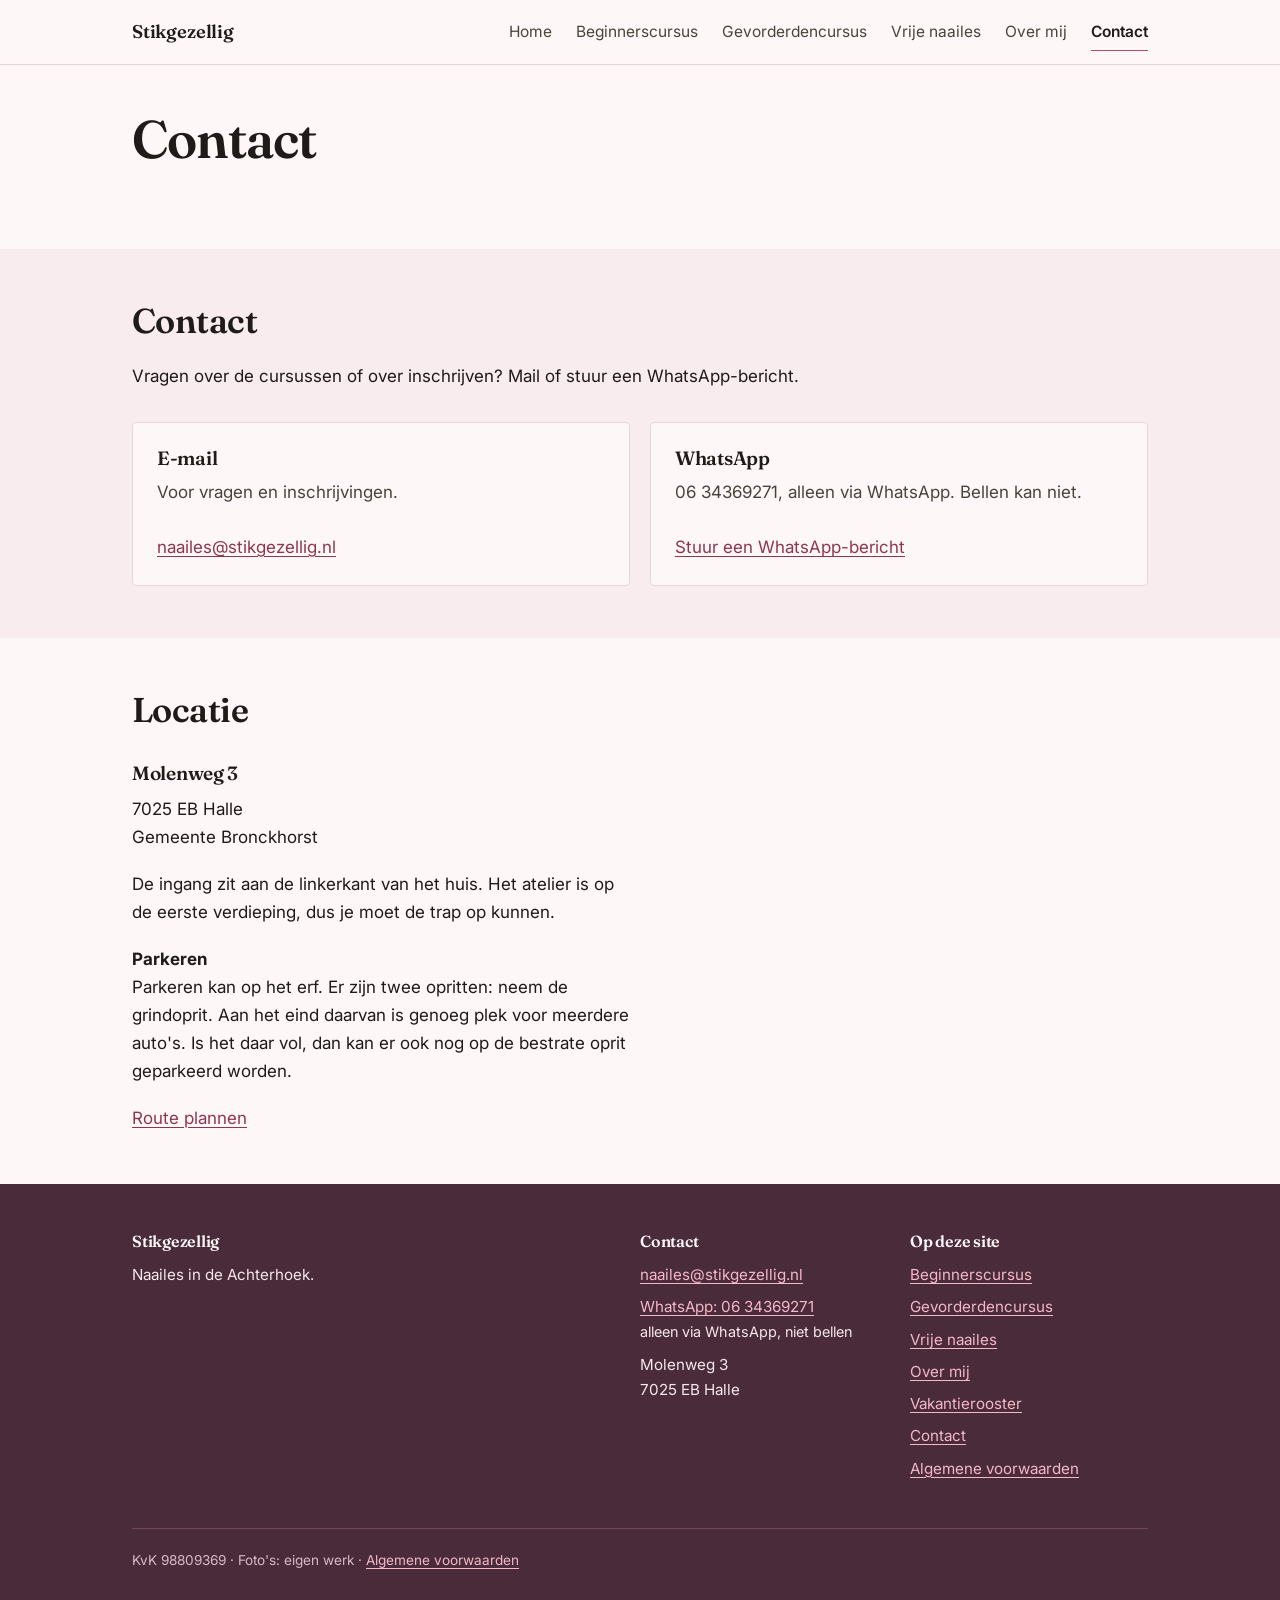
<file: contact.html>
<!doctype html>
<html lang="nl">
<head>
<meta charset="utf-8">
<meta name="viewport" content="width=device-width, initial-scale=1">
<title>Contact — Stikgezellig</title>
<meta name="description" content="Contact met Stikgezellig: mail naar naailes@stikgezellig.nl of stuur een WhatsApp-bericht. Het atelier zit aan de Molenweg 3 in Halle.">
<link rel="canonical" href="https://stikgezellig.nl/contact.html">
<link rel="preconnect" href="https://fonts.googleapis.com">
<link rel="preconnect" href="https://fonts.gstatic.com" crossorigin>
<link href="https://fonts.googleapis.com/css2?family=Fraunces:opsz,wght@9..144,600&family=Inter:wght@400;600&display=swap" rel="stylesheet">
<link rel="stylesheet" href="assets/css/style.css">
</head>
<body>
<a class="skip" href="#main">Naar de inhoud</a>

<header class="site-header">
  <div class="wrap header-inner">
    <a class="brand" href="index.html">Stikgezellig</a>
    <button class="nav-toggle" type="button" aria-expanded="false" aria-controls="nav">Menu</button>
    <nav class="nav" id="nav" aria-label="Hoofdmenu">
      <ul>
        <li><a href="index.html">Home</a></li>
        <li><a href="beginnerscursus.html">Beginnerscursus</a></li>
        <li><a href="gevorderde-cursus.html">Gevorderdencursus</a></li>
        <li><a href="vrije-naailes.html">Vrije naailes</a></li>
        <li><a href="over-mij.html">Over mij</a></li>
        <li><a href="contact.html" aria-current="page">Contact</a></li>
      </ul>
    </nav>
  </div>
</header>

<main id="main">

  <section class="hero">
    <div class="wrap">
      <h1>Contact</h1>
    </div>
  </section>

  <section class="section section--paper">
    <div class="wrap">
      <div class="section-head">
        <h2>Contact</h2>
        <p>Vragen over de cursussen of over inschrijven? Mail of stuur een WhatsApp-bericht.</p>
      </div>

      <div class="cards cards--2">
        <div class="card">
          <h3>E-mail</h3>
          <p class="muted">Voor vragen en inschrijvingen.</p>
          <p><a href="mailto:naailes@stikgezellig.nl">naailes@stikgezellig.nl</a></p>
        </div>
        <div class="card">
          <h3>WhatsApp</h3>
          <p class="muted">06 34369271, alleen via WhatsApp. Bellen kan niet.</p>
          <p><a href="https://wa.me/31634369271" target="_blank" rel="noopener noreferrer">Stuur een WhatsApp-bericht</a></p>
        </div>
      </div>
    </div>
  </section>

  <section class="section">
    <div class="wrap">
      <div class="section-head">
        <h2>Locatie</h2>
      </div>

      <div class="cards cards--2">
        <div>
          <h3>Molenweg 3</h3>
          <p>7025 EB Halle<br>Gemeente Bronckhorst</p>
          <p>De ingang zit aan de linkerkant van het huis. Het atelier is op de eerste verdieping, dus je moet de trap op kunnen.</p>
          <p><strong>Parkeren</strong><br>Parkeren kan op het erf. Er zijn twee opritten: neem de grindoprit. Aan het eind daarvan is genoeg plek voor meerdere auto's. Is het daar vol, dan kan er ook nog op de bestrate oprit geparkeerd worden.</p>
          <p class="card-cta"><a href="https://www.google.com/maps/search/?api=1&amp;query=Molenweg+3,+7025+EB+Halle" target="_blank" rel="noopener noreferrer">Route plannen</a></p>
        </div>
        <div class="map">
          <iframe title="Kaart met de locatie van het atelier aan de Molenweg 3 in Halle" src="https://www.google.com/maps?q=Molenweg%203%2C%207025%20EB%20Halle&amp;z=17&amp;output=embed" loading="lazy" referrerpolicy="no-referrer-when-downgrade" allowfullscreen></iframe>
        </div>
      </div>


    </div>
  </section>

</main>

<footer class="site-footer">
  <div class="wrap">
    <div class="footer-grid">
      <div>
        <h3>Stikgezellig</h3>
        <p>Naailes in de Achterhoek.</p>
      </div>
      <div>
        <h3>Contact</h3>
        <ul>
          <li><a href="mailto:naailes@stikgezellig.nl">naailes@stikgezellig.nl</a></li>
          <li><a href="https://wa.me/31634369271" target="_blank" rel="noopener noreferrer">WhatsApp: 06 34369271</a><br><span class="small">alleen via WhatsApp, niet bellen</span></li>
          <li>Molenweg 3<br>7025 EB Halle</li>
        </ul>
      </div>
      <div>
        <h3>Op deze site</h3>
        <ul>
          <li><a href="beginnerscursus.html">Beginnerscursus</a></li>
          <li><a href="gevorderde-cursus.html">Gevorderdencursus</a></li>
          <li><a href="vrije-naailes.html">Vrije naailes</a></li>
          <li><a href="over-mij.html">Over mij</a></li>
          <li><a href="vakantierooster.html">Vakantierooster</a></li>
          <li><a href="contact.html">Contact</a></li>
          <li><a href="algemene-voorwaarden.html">Algemene voorwaarden</a></li>
        </ul>
      </div>
    </div>
    <p class="footer-note">KvK 98809369 · Foto's: eigen werk · <a href="algemene-voorwaarden.html">Algemene voorwaarden</a></p>
  </div>
</footer>

<script src="assets/js/site.js"></script>
</body>
</html>
</file>
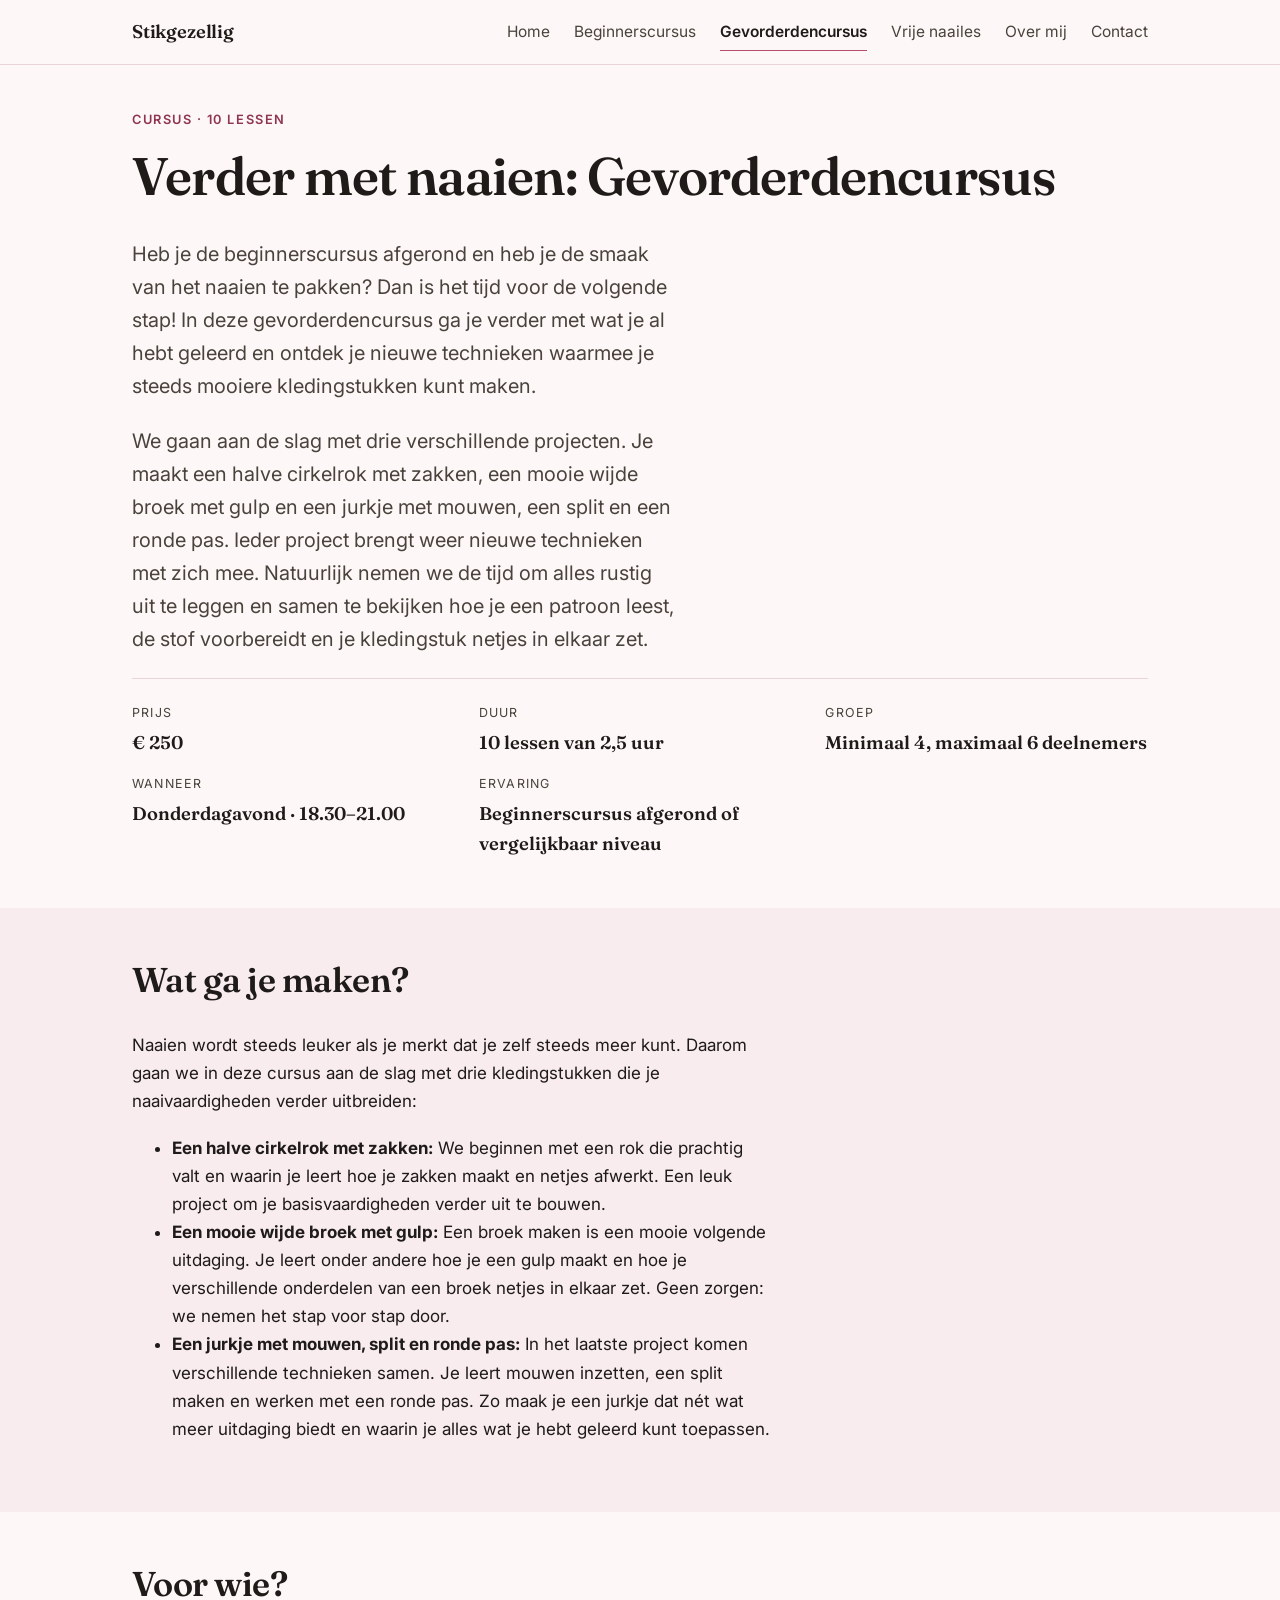
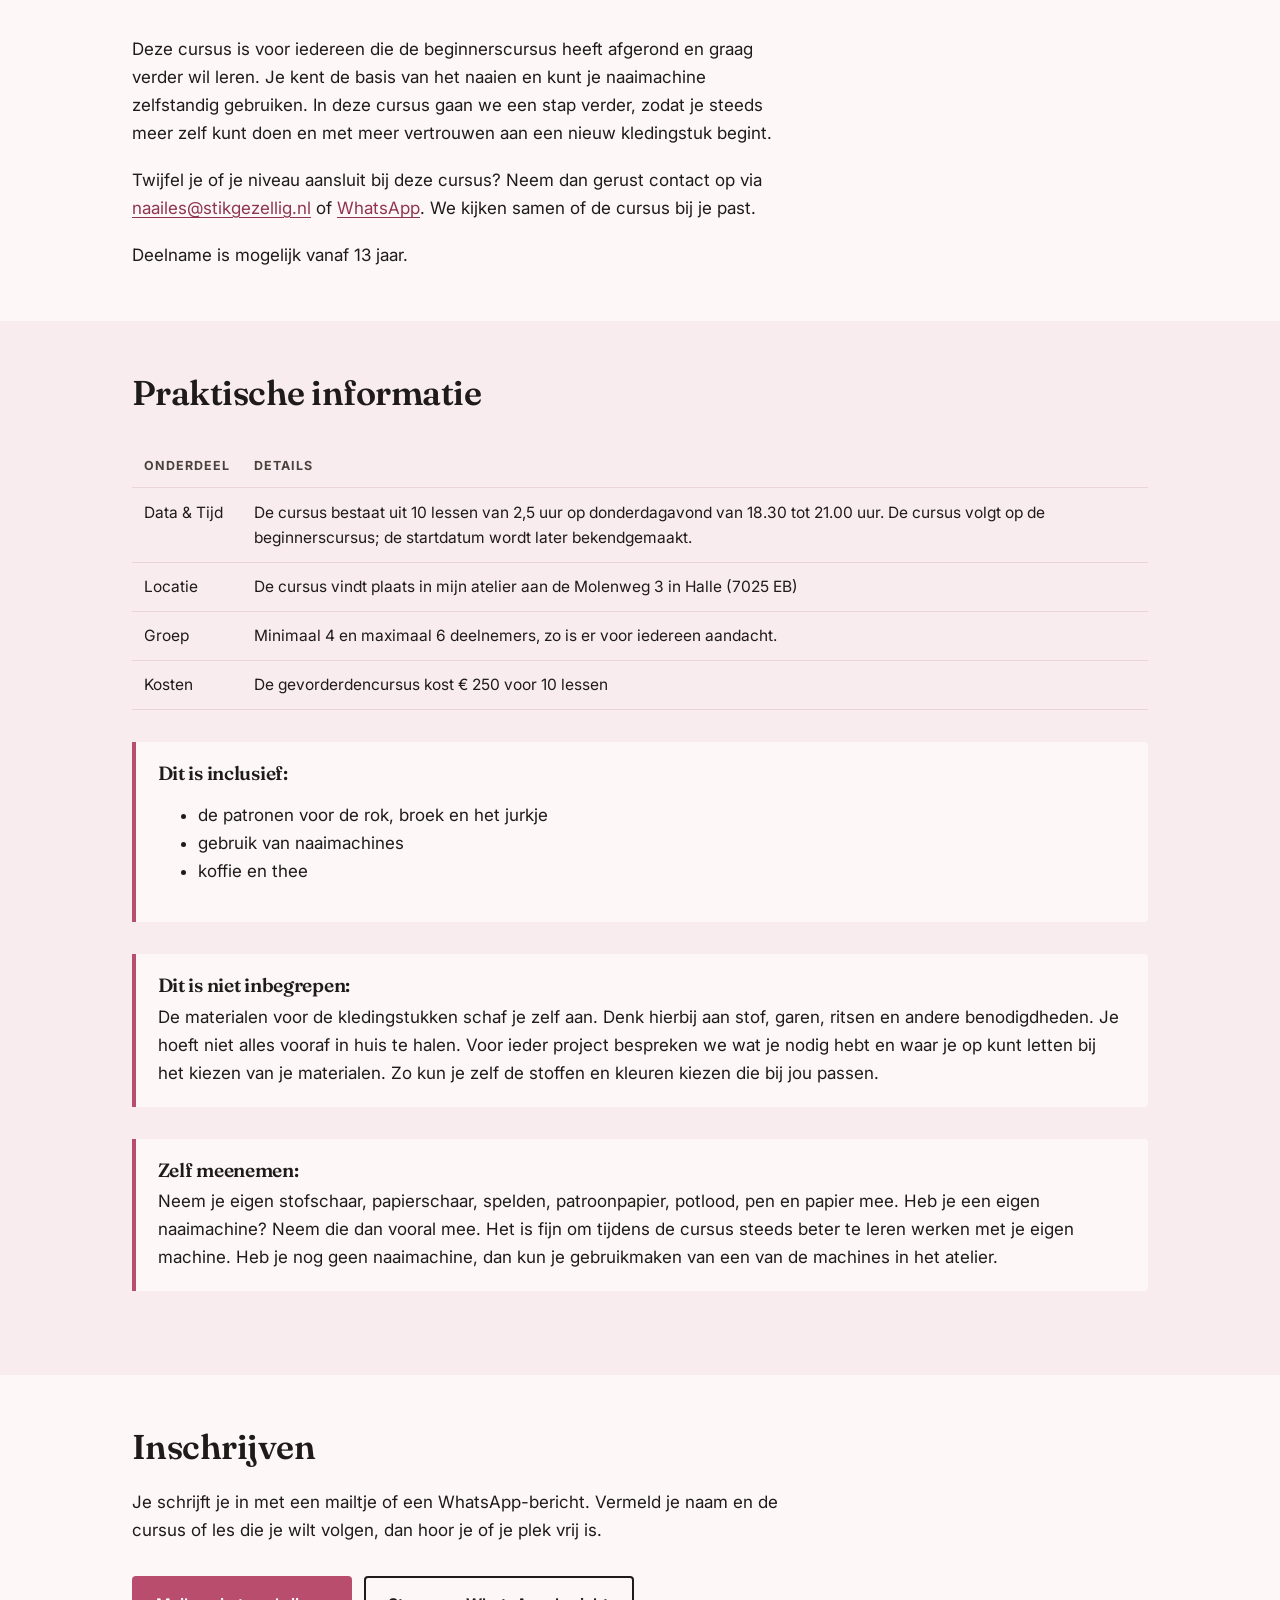
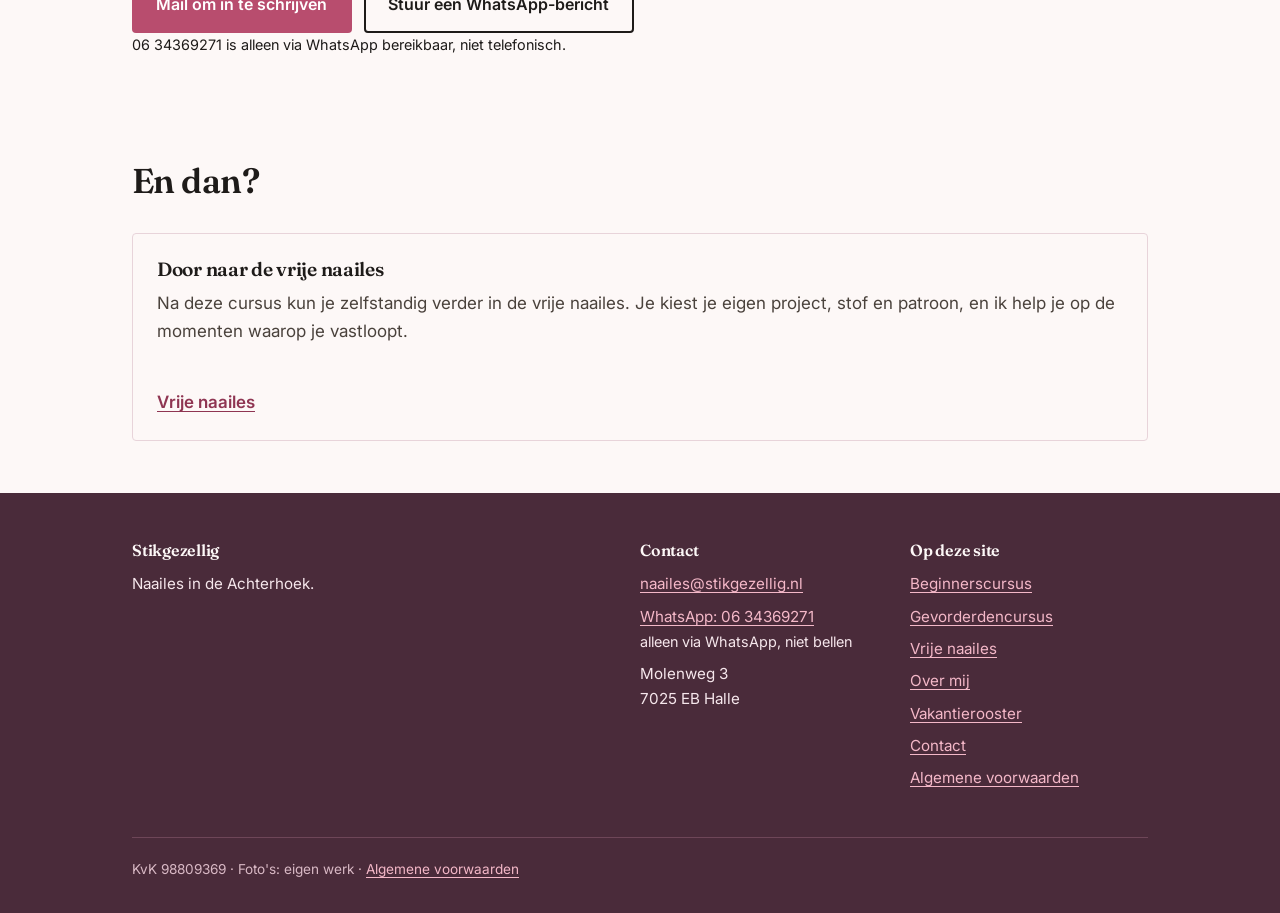
<file: gevorderde-cursus.html>
<!doctype html>
<html lang="nl">
<head>
<meta charset="utf-8">
<meta name="viewport" content="width=device-width, initial-scale=1">
<title>Verder met naaien: Gevorderdencursus in de Achterhoek — Stikgezellig</title>
<meta name="description" content="Heb je de beginnerscursus afgerond? In de gevorderdencursus maak je een halve cirkelrok met zakken, een wijde broek met gulp en een jurkje met mouwen, split en ronde pas.">
<link rel="canonical" href="https://stikgezellig.nl/gevorderde-cursus.html">
<link rel="preconnect" href="https://fonts.googleapis.com">
<link rel="preconnect" href="https://fonts.gstatic.com" crossorigin>
<link href="https://fonts.googleapis.com/css2?family=Fraunces:opsz,wght@9..144,600&family=Inter:wght@400;600&display=swap" rel="stylesheet">
<link rel="stylesheet" href="assets/css/style.css">
</head>
<body>
<a class="skip" href="#main">Naar de inhoud</a>

<header class="site-header">
  <div class="wrap header-inner">
    <a class="brand" href="index.html">Stikgezellig</a>
    <button class="nav-toggle" type="button" aria-expanded="false" aria-controls="nav">Menu</button>
    <nav class="nav" id="nav" aria-label="Hoofdmenu">
      <ul>
        <li><a href="index.html">Home</a></li>
        <li><a href="beginnerscursus.html">Beginnerscursus</a></li>
        <li><a href="gevorderde-cursus.html" aria-current="page">Gevorderdencursus</a></li>
        <li><a href="vrije-naailes.html">Vrije naailes</a></li>
        <li><a href="over-mij.html">Over mij</a></li>
        <li><a href="contact.html">Contact</a></li>
      </ul>
    </nav>
  </div>
</header>

<main id="main">

  <section class="hero">
    <div class="wrap">
      <p class="eyebrow">Cursus · 10 lessen</p>
      <h1>Verder met naaien: Gevorderdencursus</h1>
      <p class="lead">Heb je de beginnerscursus afgerond en heb je de smaak van het naaien te pakken? Dan is het tijd voor de volgende stap! In deze gevorderdencursus ga je verder met wat je al hebt geleerd en ontdek je nieuwe technieken waarmee je steeds mooiere kledingstukken kunt maken.</p>
      <p class="lead">We gaan aan de slag met drie verschillende projecten. Je maakt een halve cirkelrok met zakken, een mooie wijde broek met gulp en een jurkje met mouwen, een split en een ronde pas. Ieder project brengt weer nieuwe technieken met zich mee. Natuurlijk nemen we de tijd om alles rustig uit te leggen en samen te bekijken hoe je een patroon leest, de stof voorbereidt en je kledingstuk netjes in elkaar zet.</p>

      <dl class="facts">
        <div>
          <dt>Prijs</dt>
          <dd>€ 250</dd>
        </div>
        <div>
          <dt>Duur</dt>
          <dd>10 lessen van 2,5 uur</dd>
        </div>
        <div>
          <dt>Groep</dt>
          <dd>Minimaal 4, maximaal 6 deelnemers</dd>
        </div>
        <div>
          <dt>Wanneer</dt>
          <dd>Donderdagavond · 18.30–21.00</dd>
        </div>
        <div>
          <dt>Ervaring</dt>
          <dd>Beginnerscursus afgerond of vergelijkbaar niveau</dd>
        </div>
      </dl>

    </div>
  </section>

  <section class="section section--paper">
    <div class="wrap">
      <div class="section-head">
        <h2>Wat ga je maken?</h2>
      </div>
      <div class="measure">
        <p>Naaien wordt steeds leuker als je merkt dat je zelf steeds meer kunt. Daarom gaan we in deze cursus aan de slag met drie kledingstukken die je naaivaardigheden verder uitbreiden:</p>
        <ul>
          <li><strong>Een halve cirkelrok met zakken:</strong> We beginnen met een rok die prachtig valt en waarin je leert hoe je zakken maakt en netjes afwerkt. Een leuk project om je basisvaardigheden verder uit te bouwen.</li>
          <li><strong>Een mooie wijde broek met gulp:</strong> Een broek maken is een mooie volgende uitdaging. Je leert onder andere hoe je een gulp maakt en hoe je verschillende onderdelen van een broek netjes in elkaar zet. Geen zorgen: we nemen het stap voor stap door.</li>
          <li><strong>Een jurkje met mouwen, split en ronde pas:</strong> In het laatste project komen verschillende technieken samen. Je leert mouwen inzetten, een split maken en werken met een ronde pas. Zo maak je een jurkje dat nét wat meer uitdaging biedt en waarin je alles wat je hebt geleerd kunt toepassen.</li>
        </ul>
      </div>
    </div>
  </section>

  <section class="section" id="voor-wie">
    <div class="wrap">
      <div class="section-head">
        <h2>Voor wie?</h2>
      </div>
      <div class="measure">
        <p>Deze cursus is voor iedereen die de beginnerscursus heeft afgerond en graag verder wil leren. Je kent de basis van het naaien en kunt je naaimachine zelfstandig gebruiken. In deze cursus gaan we een stap verder, zodat je steeds meer zelf kunt doen en met meer vertrouwen aan een nieuw kledingstuk begint.</p>
        <p>Twijfel je of je niveau aansluit bij deze cursus? Neem dan gerust contact op via <a href="mailto:naailes@stikgezellig.nl">naailes@stikgezellig.nl</a> of <a href="https://wa.me/31634369271" target="_blank" rel="noopener noreferrer">WhatsApp</a>. We kijken samen of de cursus bij je past.</p>
        <p>Deelname is mogelijk vanaf 13 jaar.</p>
      </div>
    </div>
  </section>

  <section class="section section--paper" id="praktisch">
    <div class="wrap">
      <div class="section-head">
        <h2>Praktische informatie</h2>
      </div>
      <div class="table-wrap">
        <table>
          <thead>
            <tr>
              <th scope="col">Onderdeel</th>
              <th scope="col">Details</th>
            </tr>
          </thead>
          <tbody>
            <tr>
              <td>Data &amp; Tijd</td>
              <td>De cursus bestaat uit 10 lessen van 2,5 uur op donderdagavond van 18.30 tot 21.00 uur. De cursus volgt op de beginnerscursus; de startdatum wordt later bekendgemaakt.</td>
            </tr>
            <tr>
              <td>Locatie</td>
              <td>De cursus vindt plaats in mijn atelier aan de Molenweg 3 in Halle (7025 EB)</td>
            </tr>
            <tr>
              <td>Groep</td>
              <td>Minimaal 4 en maximaal 6 deelnemers, zo is er voor iedereen aandacht.</td>
            </tr>
            <tr>
              <td>Kosten</td>
              <td>De gevorderdencursus kost € 250 voor 10 lessen</td>
            </tr>
          </tbody>
        </table>
      </div>

      <div class="callout">
        <h3>Dit is inclusief:</h3>
        <ul>
          <li>de patronen voor de rok, broek en het jurkje</li>
          <li>gebruik van naaimachines</li>
          <li>koffie en thee</li>
        </ul>
      </div>

      <div class="callout">
        <h3>Dit is niet inbegrepen:</h3>
        <p>De materialen voor de kledingstukken schaf je zelf aan. Denk hierbij aan stof, garen, ritsen en andere benodigdheden. Je hoeft niet alles vooraf in huis te halen. Voor ieder project bespreken we wat je nodig hebt en waar je op kunt letten bij het kiezen van je materialen. Zo kun je zelf de stoffen en kleuren kiezen die bij jou passen.</p>
      </div>

      <div class="callout">
        <h3>Zelf meenemen:</h3>
        <p>Neem je eigen stofschaar, papierschaar, spelden, patroonpapier, potlood, pen en papier mee. Heb je een eigen naaimachine? Neem die dan vooral mee. Het is fijn om tijdens de cursus steeds beter te leren werken met je eigen machine. Heb je nog geen naaimachine, dan kun je gebruikmaken van een van de machines in het atelier.</p>
      </div>
    </div>
  </section>

  <section class="section" id="inschrijven">
    <div class="wrap">
      <div class="section-head">
        <h2>Inschrijven</h2>
        <p>Je schrijft je in met een mailtje of een WhatsApp-bericht. Vermeld je naam en de cursus of les die je wilt volgen, dan hoor je of je plek vrij is.</p>
      </div>
      <div class="btn-row">
        <a class="btn btn--primary" href="mailto:naailes@stikgezellig.nl?subject=Inschrijving%20naailes&amp;body=Hoi%2C%20ik%20wil%20graag%20inschrijven.%0A%0AMijn%20naam%3A%20%0ACursus%20of%20les%3A%20%0ATelefoonnummer%3A%20">Mail om in te schrijven</a>
        <a class="btn btn--ghost" href="https://wa.me/31634369271?text=Hoi%2C%20ik%20wil%20graag%20inschrijven.%20Mijn%20naam%20is%20" target="_blank" rel="noopener noreferrer">Stuur een WhatsApp-bericht</a>
      </div>
      <p class="small">06 34369271 is alleen via WhatsApp bereikbaar, niet telefonisch.</p>
    </div>
  </section>

  <section class="section">
    <div class="wrap">
      <div class="section-head">
        <h2>En dan?</h2>
      </div>
      <div class="cards">
        <div class="card">
          <h3>Door naar de vrije naailes</h3>
          <p class="muted">Na deze cursus kun je zelfstandig verder in de vrije naailes. Je kiest je eigen project, stof en patroon, en ik help je op de momenten waarop je vastloopt.</p>
          <p class="card-cta"><a href="vrije-naailes.html">Vrije naailes</a></p>
        </div>
      </div>
    </div>
  </section>

</main>

<footer class="site-footer">
  <div class="wrap">
    <div class="footer-grid">
      <div>
        <h3>Stikgezellig</h3>
        <p>Naailes in de Achterhoek.</p>
      </div>
      <div>
        <h3>Contact</h3>
        <ul>
          <li><a href="mailto:naailes@stikgezellig.nl">naailes@stikgezellig.nl</a></li>
          <li><a href="https://wa.me/31634369271" target="_blank" rel="noopener noreferrer">WhatsApp: 06 34369271</a><br><span class="small">alleen via WhatsApp, niet bellen</span></li>
          <li>Molenweg 3<br>7025 EB Halle</li>
        </ul>
      </div>
      <div>
        <h3>Op deze site</h3>
        <ul>
          <li><a href="beginnerscursus.html">Beginnerscursus</a></li>
          <li><a href="gevorderde-cursus.html">Gevorderdencursus</a></li>
          <li><a href="vrije-naailes.html">Vrije naailes</a></li>
          <li><a href="over-mij.html">Over mij</a></li>
          <li><a href="vakantierooster.html">Vakantierooster</a></li>
          <li><a href="contact.html">Contact</a></li>
          <li><a href="algemene-voorwaarden.html">Algemene voorwaarden</a></li>
        </ul>
      </div>
    </div>
    <p class="footer-note">KvK 98809369 · Foto's: eigen werk · <a href="algemene-voorwaarden.html">Algemene voorwaarden</a></p>
  </div>
</footer>

<script src="assets/js/site.js"></script>
</body>
</html>
</file>
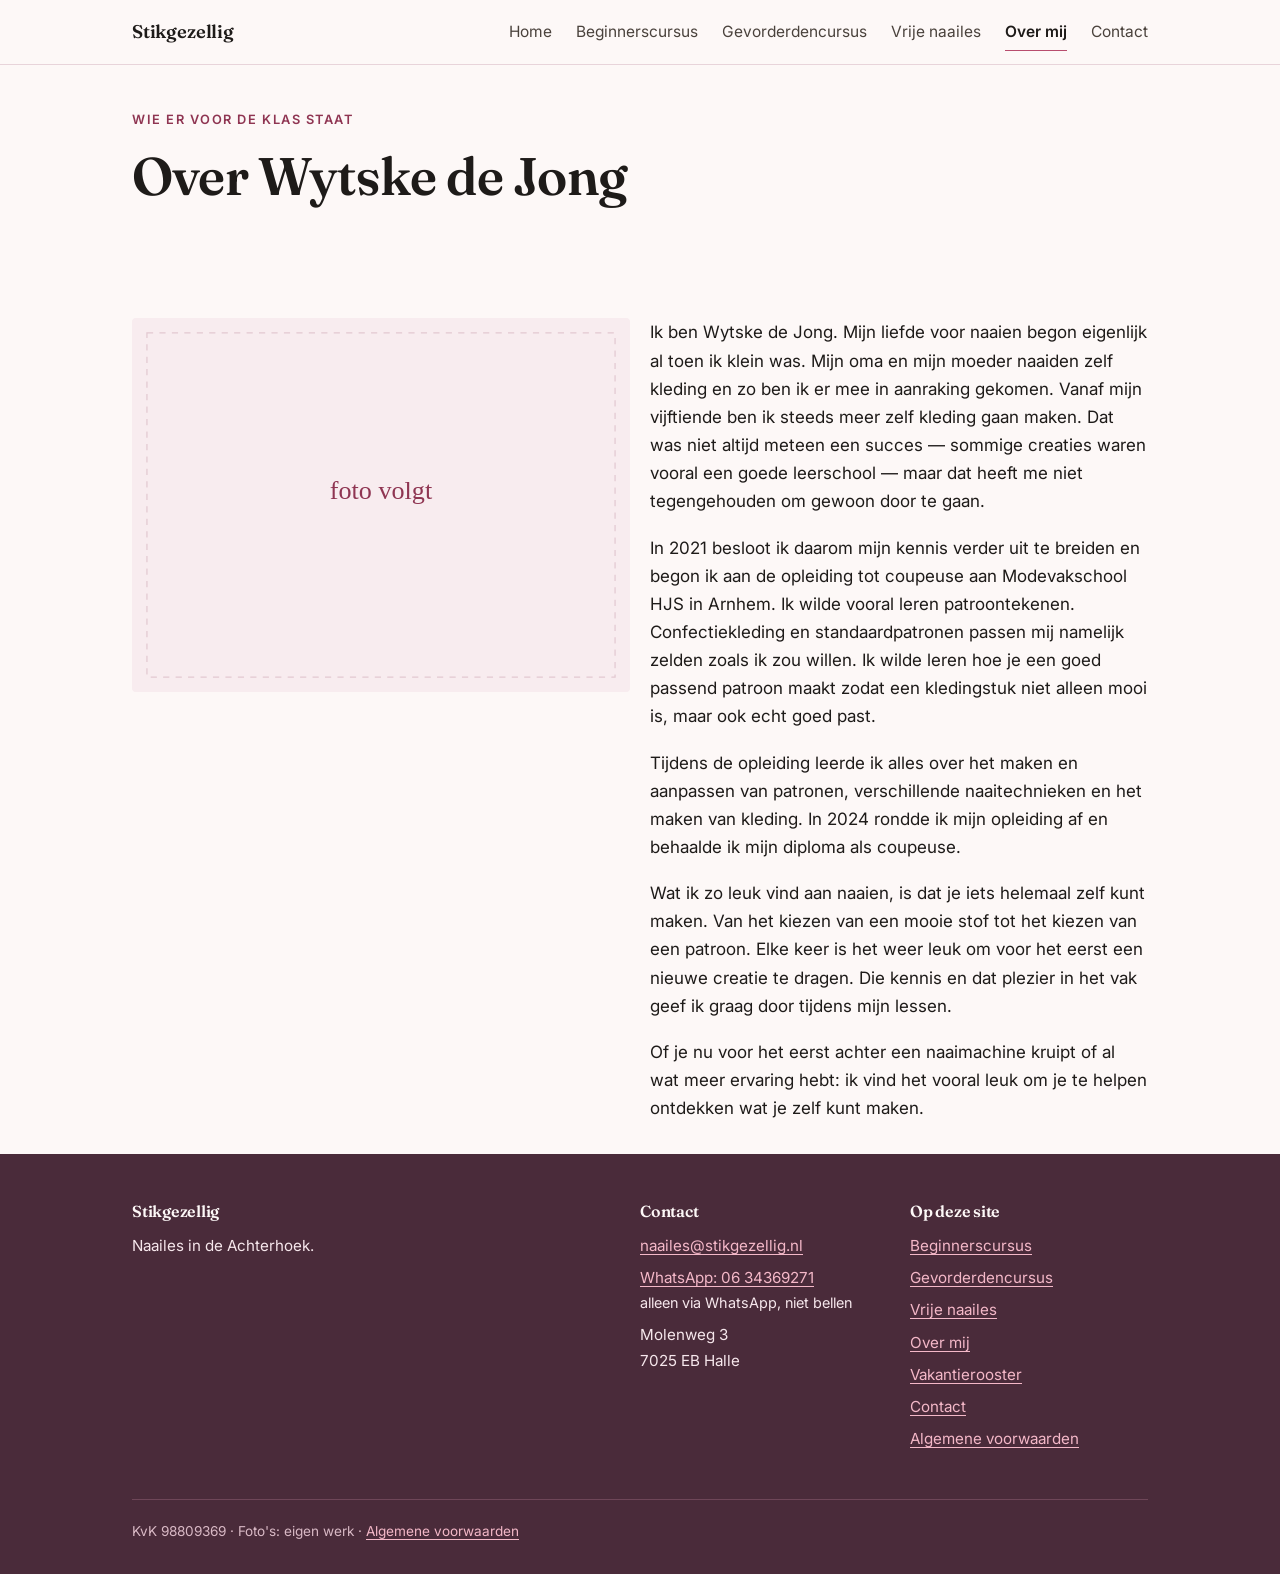
<file: over-mij.html>
<!doctype html>
<html lang="nl">
<head>
<meta charset="utf-8">
<meta name="viewport" content="width=device-width, initial-scale=1">
<title>Over Wytske de Jong — Stikgezellig</title>
<meta name="description" content="Mijn liefde voor naaien begon bij mijn oma en moeder. In 2024 behaalde ik mijn diploma als coupeuse; die kennis en dat plezier geef ik door tijdens de lessen.">
<link rel="canonical" href="https://stikgezellig.nl/over-mij.html">
<link rel="preconnect" href="https://fonts.googleapis.com">
<link rel="preconnect" href="https://fonts.gstatic.com" crossorigin>
<link href="https://fonts.googleapis.com/css2?family=Fraunces:opsz,wght@9..144,600&family=Inter:wght@400;600&display=swap" rel="stylesheet">
<link rel="stylesheet" href="assets/css/style.css">
</head>
<body>
<a class="skip" href="#main">Naar de inhoud</a>

<header class="site-header">
  <div class="wrap header-inner">
    <a class="brand" href="index.html">Stikgezellig</a>
    <button class="nav-toggle" type="button" aria-expanded="false" aria-controls="nav">Menu</button>
    <nav class="nav" id="nav" aria-label="Hoofdmenu">
      <ul>
        <li><a href="index.html">Home</a></li>
        <li><a href="beginnerscursus.html">Beginnerscursus</a></li>
        <li><a href="gevorderde-cursus.html">Gevorderdencursus</a></li>
        <li><a href="vrije-naailes.html">Vrije naailes</a></li>
        <li><a href="over-mij.html" aria-current="page">Over mij</a></li>
        <li><a href="contact.html">Contact</a></li>
      </ul>
    </nav>
  </div>
</header>

<main id="main">

  <section class="hero">
    <div class="wrap">
      <p class="eyebrow">Wie er voor de klas staat</p>
      <h1>Over Wytske de Jong</h1>
    </div>
  </section>

  <section class="section section--tight">
    <div class="wrap">
      <div class="cards cards--2">
        <figure style="margin:0">
          <img src="assets/img/foto-volgt.svg" alt="Wytske de Jong achter de naaimachine in het lokaal" width="800" height="600" style="border-radius:4px">
        </figure>
        <div>
          <p>Ik ben Wytske de Jong. Mijn liefde voor naaien begon eigenlijk al toen ik klein was. Mijn oma en mijn moeder naaiden zelf kleding en zo ben ik er mee in aanraking gekomen. Vanaf mijn vijftiende ben ik steeds meer zelf kleding gaan maken. Dat was niet altijd meteen een succes — sommige creaties waren vooral een goede leerschool — maar dat heeft me niet tegengehouden om gewoon door te gaan.</p>
          <p>In 2021 besloot ik daarom mijn kennis verder uit te breiden en begon ik aan de opleiding tot coupeuse aan Modevakschool HJS in Arnhem. Ik wilde vooral leren patroontekenen. Confectiekleding en standaardpatronen passen mij namelijk zelden zoals ik zou willen. Ik wilde leren hoe je een goed passend patroon maakt zodat een kledingstuk niet alleen mooi is, maar ook echt goed past.</p>
          <p>Tijdens de opleiding leerde ik alles over het maken en aanpassen van patronen, verschillende naaitechnieken en het maken van kleding. In 2024 rondde ik mijn opleiding af en behaalde ik mijn diploma als coupeuse.</p>
          <p>Wat ik zo leuk vind aan naaien, is dat je iets helemaal zelf kunt maken. Van het kiezen van een mooie stof tot het kiezen van een patroon. Elke keer is het weer leuk om voor het eerst een nieuwe creatie te dragen. Die kennis en dat plezier in het vak geef ik graag door tijdens mijn lessen.</p>
          <p>Of je nu voor het eerst achter een naaimachine kruipt of al wat meer ervaring hebt: ik vind het vooral leuk om je te helpen ontdekken wat je zelf kunt maken.</p>
        </div>
      </div>
    </div>
  </section>

</main>

<footer class="site-footer">
  <div class="wrap">
    <div class="footer-grid">
      <div>
        <h3>Stikgezellig</h3>
        <p>Naailes in de Achterhoek.</p>
      </div>
      <div>
        <h3>Contact</h3>
        <ul>
          <li><a href="mailto:naailes@stikgezellig.nl">naailes@stikgezellig.nl</a></li>
          <li><a href="https://wa.me/31634369271" target="_blank" rel="noopener noreferrer">WhatsApp: 06 34369271</a><br><span class="small">alleen via WhatsApp, niet bellen</span></li>
          <li>Molenweg 3<br>7025 EB Halle</li>
        </ul>
      </div>
      <div>
        <h3>Op deze site</h3>
        <ul>
          <li><a href="beginnerscursus.html">Beginnerscursus</a></li>
          <li><a href="gevorderde-cursus.html">Gevorderdencursus</a></li>
          <li><a href="vrije-naailes.html">Vrije naailes</a></li>
          <li><a href="over-mij.html">Over mij</a></li>
          <li><a href="vakantierooster.html">Vakantierooster</a></li>
          <li><a href="contact.html">Contact</a></li>
          <li><a href="algemene-voorwaarden.html">Algemene voorwaarden</a></li>
        </ul>
      </div>
    </div>
    <p class="footer-note">KvK 98809369 · Foto's: eigen werk · <a href="algemene-voorwaarden.html">Algemene voorwaarden</a></p>
  </div>
</footer>

<script src="assets/js/site.js"></script>
</body>
</html>
</file>
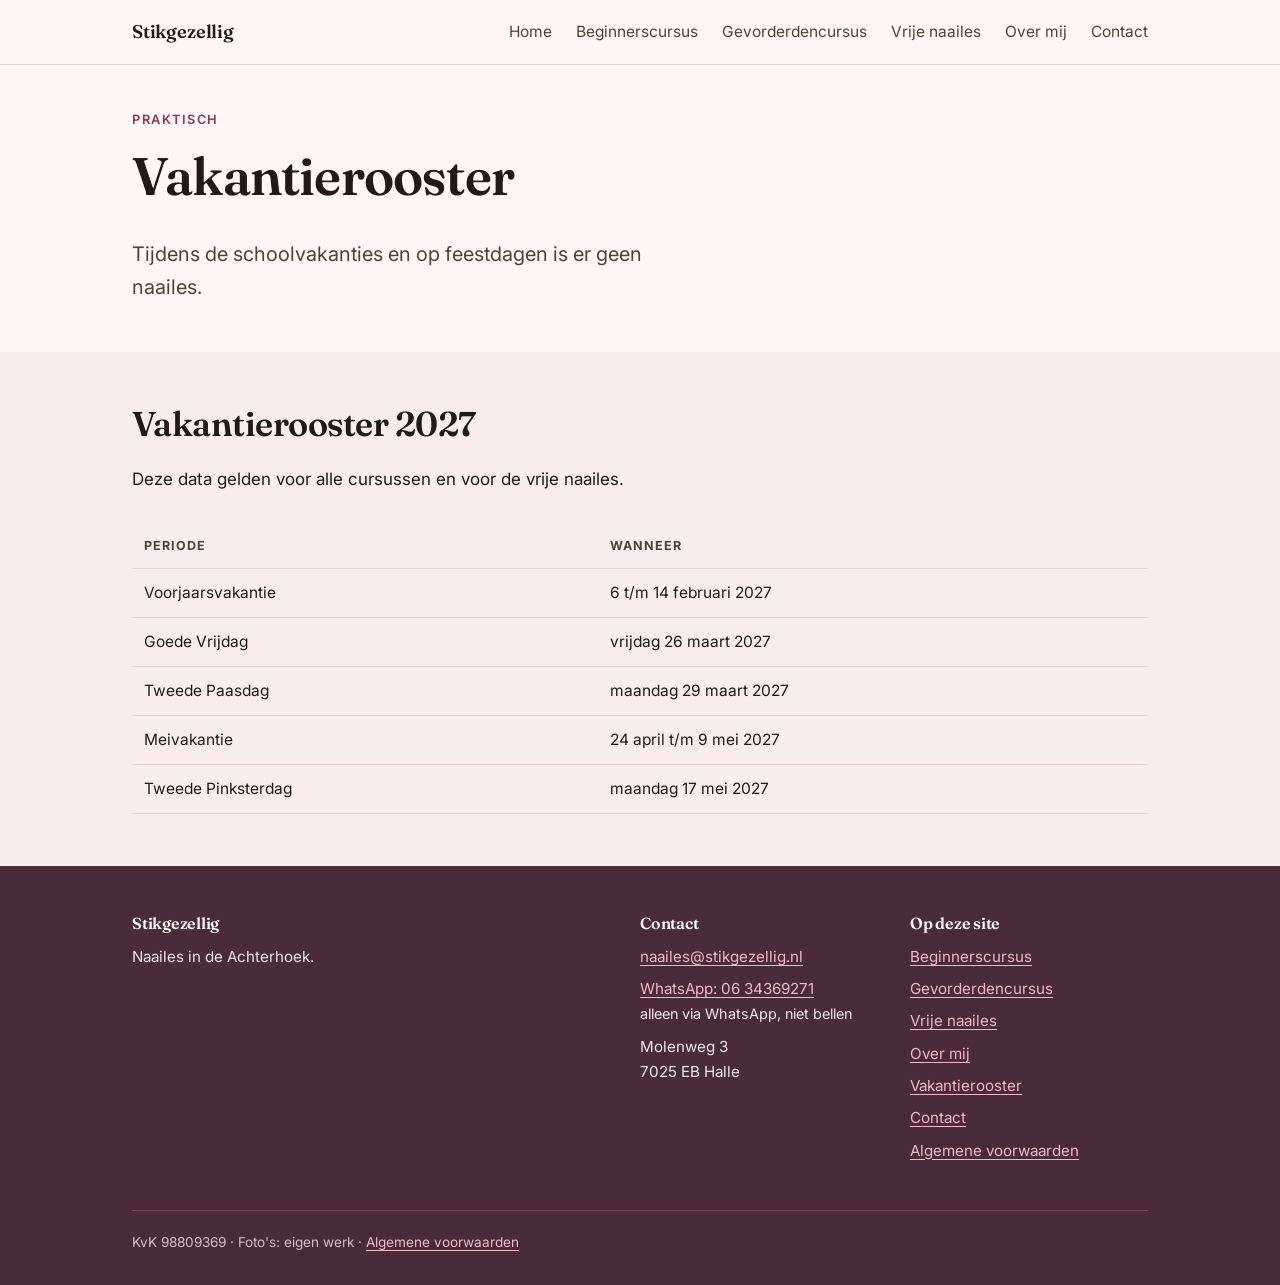
<file: vakantierooster.html>
<!doctype html>
<html lang="nl">
<head>
<meta charset="utf-8">
<meta name="viewport" content="width=device-width, initial-scale=1">
<title>Vakantierooster — Stikgezellig</title>
<meta name="description" content="Overzicht van de vakanties en feestdagen in 2027 waarin er geen naailes is bij Stikgezellig in de Achterhoek.">
<link rel="canonical" href="https://stikgezellig.nl/vakantierooster.html">
<link rel="preconnect" href="https://fonts.googleapis.com">
<link rel="preconnect" href="https://fonts.gstatic.com" crossorigin>
<link href="https://fonts.googleapis.com/css2?family=Fraunces:opsz,wght@9..144,600&family=Inter:wght@400;600&display=swap" rel="stylesheet">
<link rel="stylesheet" href="assets/css/style.css">
</head>
<body>
<a class="skip" href="#main">Naar de inhoud</a>

<header class="site-header">
  <div class="wrap header-inner">
    <a class="brand" href="index.html">Stikgezellig</a>
    <button class="nav-toggle" type="button" aria-expanded="false" aria-controls="nav">Menu</button>
    <nav class="nav" id="nav" aria-label="Hoofdmenu">
      <ul>
        <li><a href="index.html">Home</a></li>
        <li><a href="beginnerscursus.html">Beginnerscursus</a></li>
        <li><a href="gevorderde-cursus.html">Gevorderdencursus</a></li>
        <li><a href="vrije-naailes.html">Vrije naailes</a></li>
        <li><a href="over-mij.html">Over mij</a></li>
        <li><a href="contact.html">Contact</a></li>
      </ul>
    </nav>
  </div>
</header>

<main id="main">

  <section class="hero">
    <div class="wrap">
      <p class="eyebrow">Praktisch</p>
      <h1>Vakantierooster</h1>
      <p class="lead">Tijdens de schoolvakanties en op feestdagen is er geen naailes.</p>
    </div>
  </section>

  <section class="section section--paper">
    <div class="wrap">
      <div class="section-head">
        <h2>Vakantierooster 2027</h2>
        <p>Deze data gelden voor alle cursussen en voor de vrije naailes.</p>
      </div>

      <div class="table-wrap">
        <table>
          <thead>
            <tr>
              <th scope="col">Periode</th>
              <th scope="col">Wanneer</th>
            </tr>
          </thead>
          <tbody>
            <tr>
              <td>Voorjaarsvakantie</td>
              <td>6 t/m 14 februari 2027</td>
            </tr>
            <tr>
              <td>Goede Vrijdag</td>
              <td>vrijdag 26 maart 2027</td>
            </tr>
            <tr>
              <td>Tweede Paasdag</td>
              <td>maandag 29 maart 2027</td>
            </tr>
            <tr>
              <td>Meivakantie</td>
              <td>24 april t/m 9 mei 2027</td>
            </tr>
            <tr>
              <td>Tweede Pinksterdag</td>
              <td>maandag 17 mei 2027</td>
            </tr>
          </tbody>
        </table>
      </div>

    </div>
  </section>

</main>

<footer class="site-footer">
  <div class="wrap">
    <div class="footer-grid">
      <div>
        <h3>Stikgezellig</h3>
        <p>Naailes in de Achterhoek.</p>
      </div>
      <div>
        <h3>Contact</h3>
        <ul>
          <li><a href="mailto:naailes@stikgezellig.nl">naailes@stikgezellig.nl</a></li>
          <li><a href="https://wa.me/31634369271" target="_blank" rel="noopener noreferrer">WhatsApp: 06 34369271</a><br><span class="small">alleen via WhatsApp, niet bellen</span></li>
          <li>Molenweg 3<br>7025 EB Halle</li>
        </ul>
      </div>
      <div>
        <h3>Op deze site</h3>
        <ul>
          <li><a href="beginnerscursus.html">Beginnerscursus</a></li>
          <li><a href="gevorderde-cursus.html">Gevorderdencursus</a></li>
          <li><a href="vrije-naailes.html">Vrije naailes</a></li>
          <li><a href="over-mij.html">Over mij</a></li>
          <li><a href="vakantierooster.html">Vakantierooster</a></li>
          <li><a href="contact.html">Contact</a></li>
          <li><a href="algemene-voorwaarden.html">Algemene voorwaarden</a></li>
        </ul>
      </div>
    </div>
    <p class="footer-note">KvK 98809369 · Foto's: eigen werk · <a href="algemene-voorwaarden.html">Algemene voorwaarden</a></p>
  </div>
</footer>

<script src="assets/js/site.js"></script>
</body>
</html>
</file>
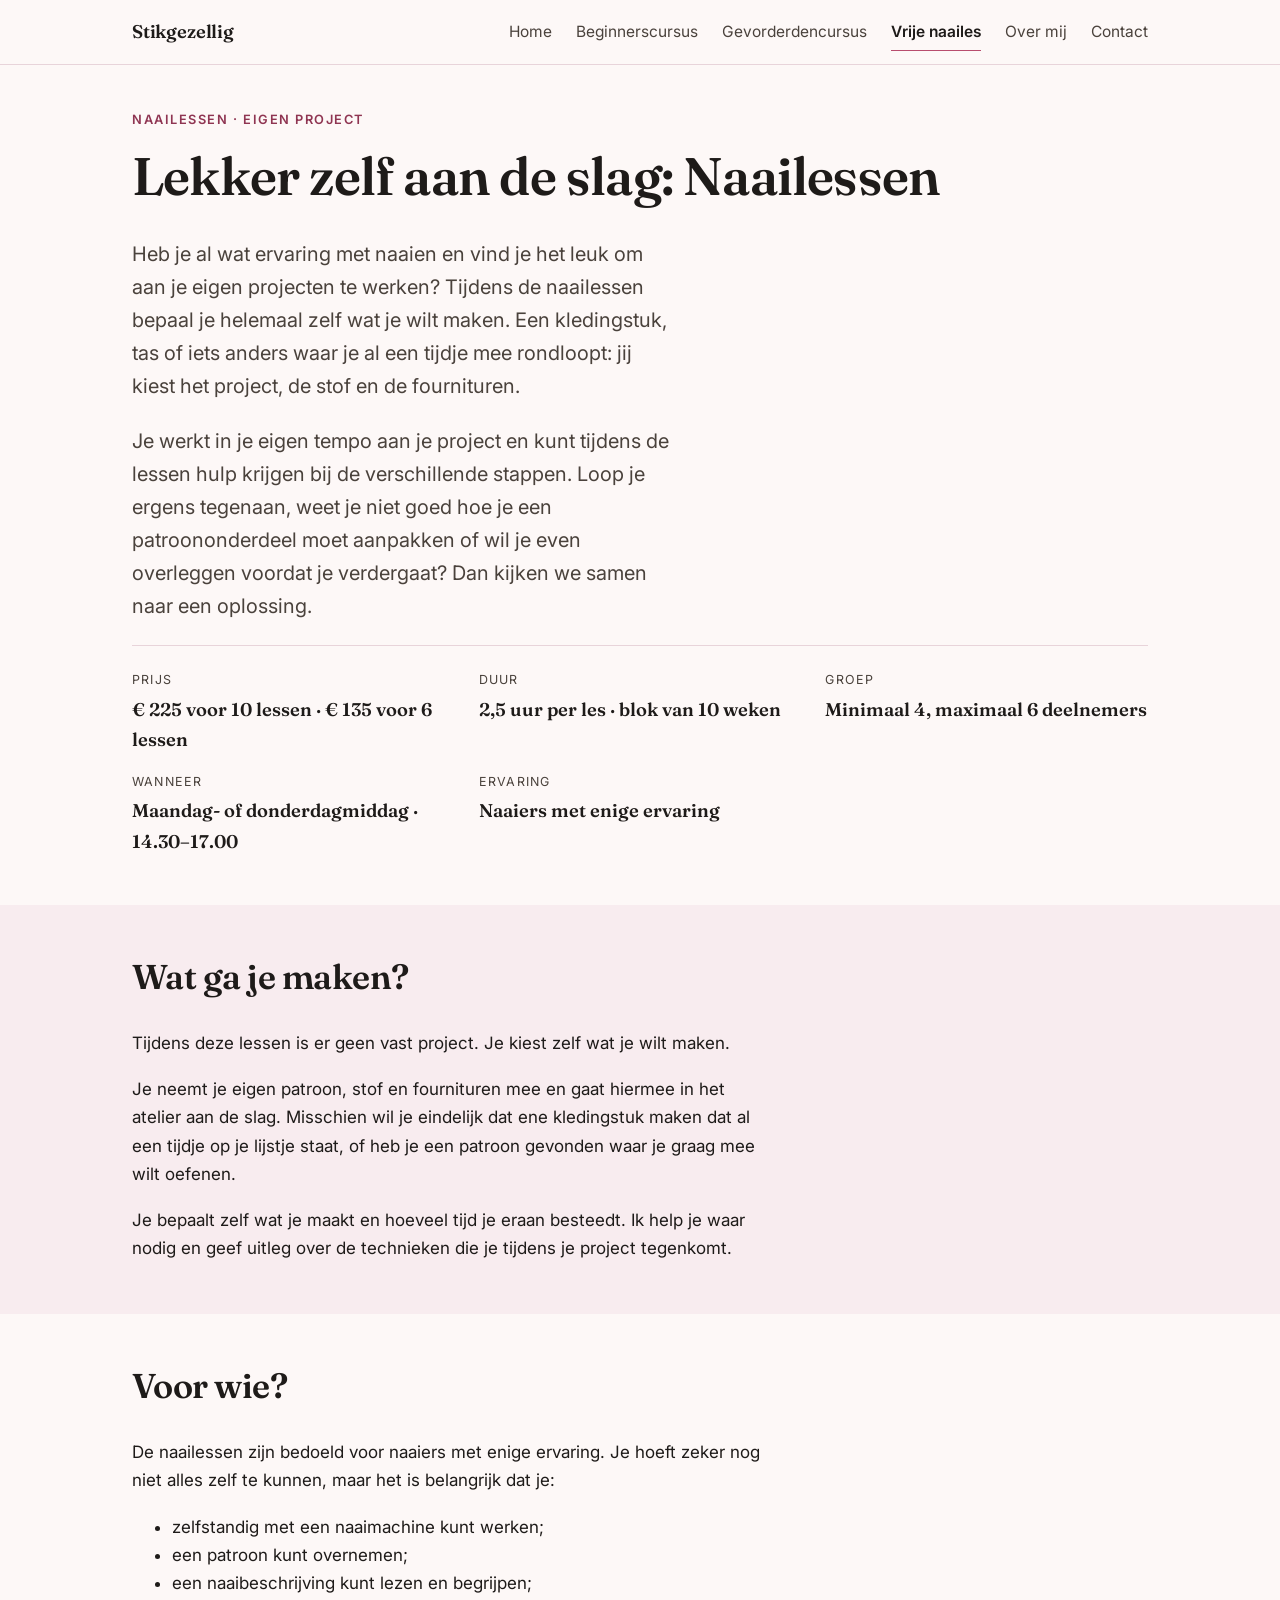
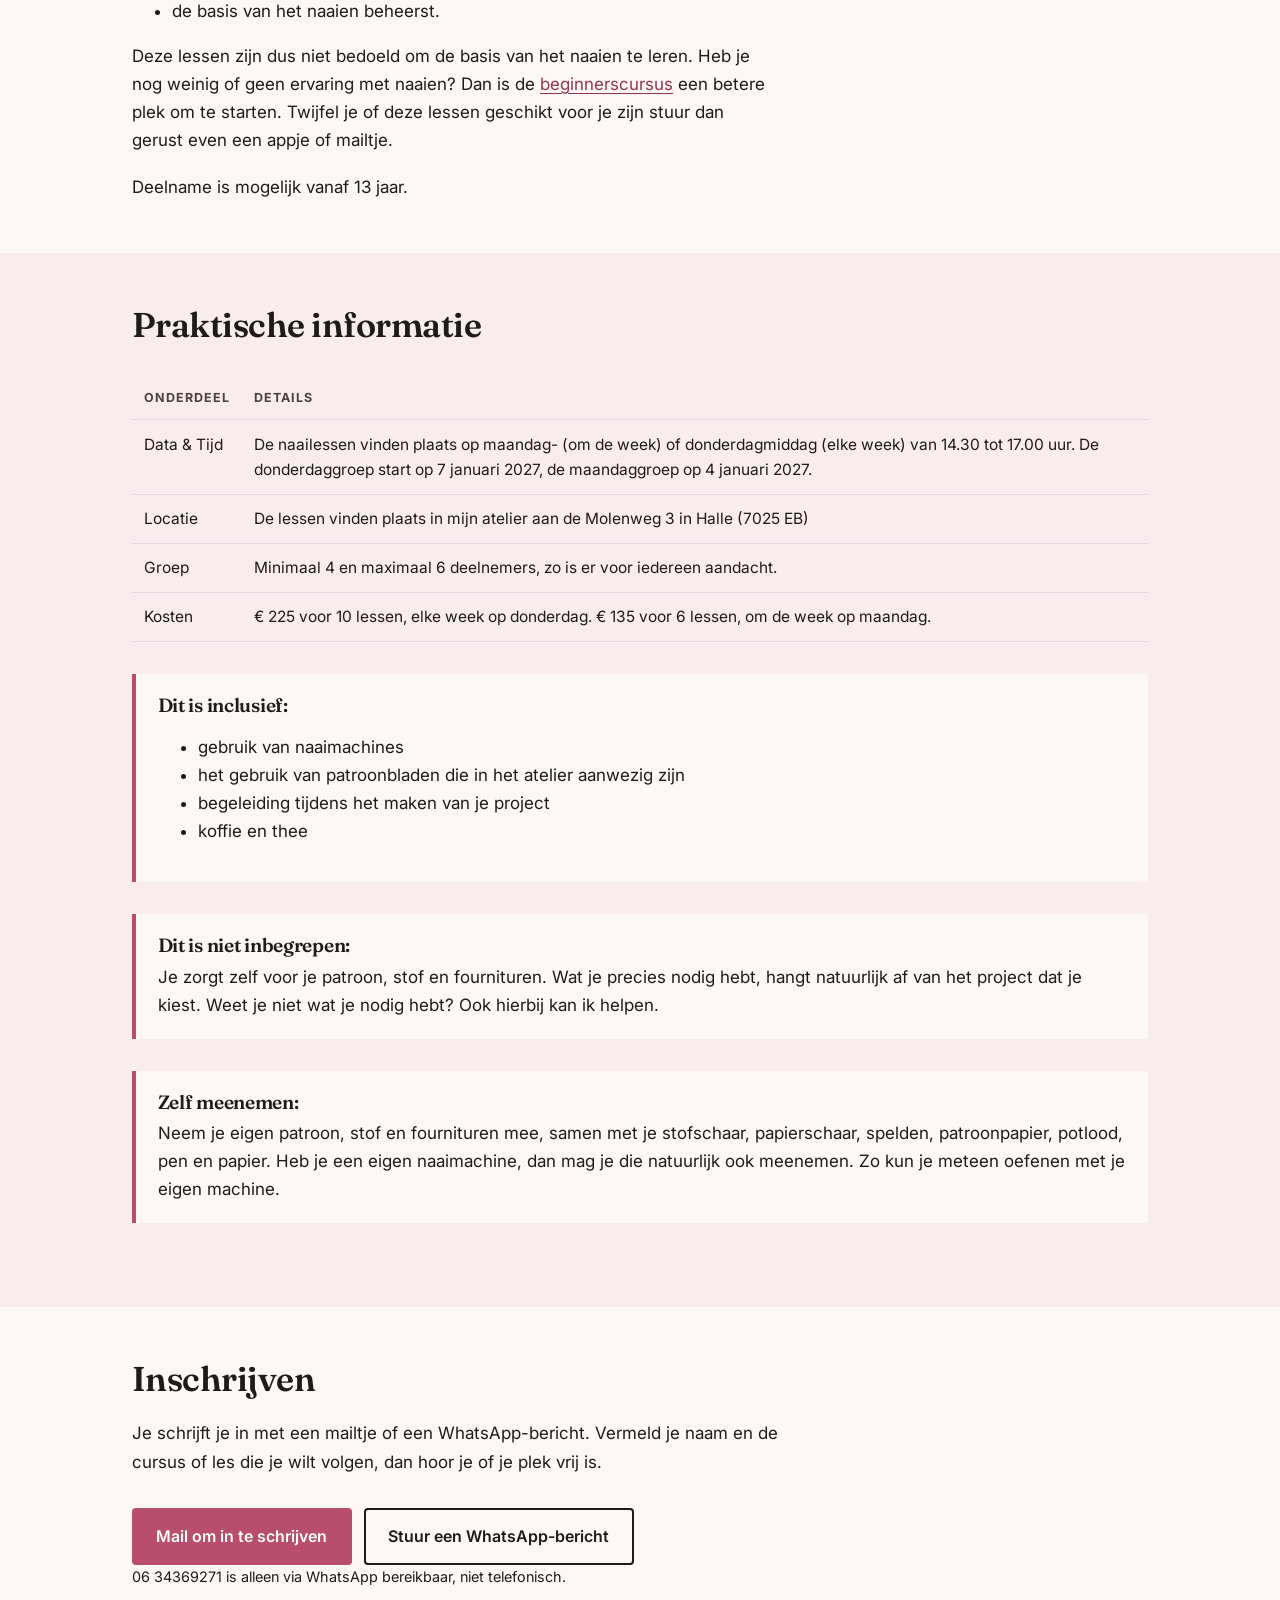
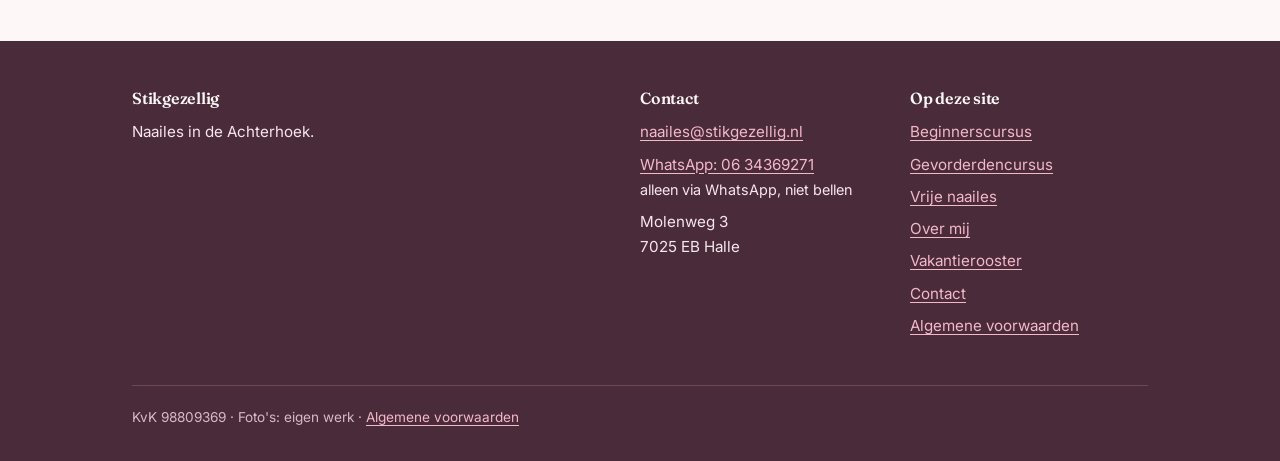
<file: vrije-naailes.html>
<!doctype html>
<html lang="nl">
<head>
<meta charset="utf-8">
<meta name="viewport" content="width=device-width, initial-scale=1">
<title>Naailessen in de Achterhoek — Stikgezellig</title>
<meta name="description" content="Naailessen voor naaiers met enige ervaring: je kiest zelf je project, stof en fournituren en werkt in je eigen tempo in het atelier in de Achterhoek.">
<link rel="canonical" href="https://stikgezellig.nl/vrije-naailes.html">
<link rel="preconnect" href="https://fonts.googleapis.com">
<link rel="preconnect" href="https://fonts.gstatic.com" crossorigin>
<link href="https://fonts.googleapis.com/css2?family=Fraunces:opsz,wght@9..144,600&family=Inter:wght@400;600&display=swap" rel="stylesheet">
<link rel="stylesheet" href="assets/css/style.css">
</head>
<body>
<a class="skip" href="#main">Naar de inhoud</a>

<header class="site-header">
  <div class="wrap header-inner">
    <a class="brand" href="index.html">Stikgezellig</a>
    <button class="nav-toggle" type="button" aria-expanded="false" aria-controls="nav">Menu</button>
    <nav class="nav" id="nav" aria-label="Hoofdmenu">
      <ul>
        <li><a href="index.html">Home</a></li>
        <li><a href="beginnerscursus.html">Beginnerscursus</a></li>
        <li><a href="gevorderde-cursus.html">Gevorderdencursus</a></li>
        <li><a href="vrije-naailes.html" aria-current="page">Vrije naailes</a></li>
        <li><a href="over-mij.html">Over mij</a></li>
        <li><a href="contact.html">Contact</a></li>
      </ul>
    </nav>
  </div>
</header>

<main id="main">

  <section class="hero">
    <div class="wrap">
      <p class="eyebrow">Naailessen · eigen project</p>
      <h1>Lekker zelf aan de slag: Naailessen</h1>
      <p class="lead">Heb je al wat ervaring met naaien en vind je het leuk om aan je eigen projecten te werken? Tijdens de naailessen bepaal je helemaal zelf wat je wilt maken. Een kledingstuk, tas of iets anders waar je al een tijdje mee rondloopt: jij kiest het project, de stof en de fournituren.</p>
      <p class="lead">Je werkt in je eigen tempo aan je project en kunt tijdens de lessen hulp krijgen bij de verschillende stappen. Loop je ergens tegenaan, weet je niet goed hoe je een patroononderdeel moet aanpakken of wil je even overleggen voordat je verdergaat? Dan kijken we samen naar een oplossing.</p>

      <dl class="facts">
        <div>
          <dt>Prijs</dt>
          <dd>€ 225 voor 10 lessen · € 135 voor 6 lessen</dd>
        </div>
        <div>
          <dt>Duur</dt>
          <dd>2,5 uur per les · blok van 10 weken</dd>
        </div>
        <div>
          <dt>Groep</dt>
          <dd>Minimaal 4, maximaal 6 deelnemers</dd>
        </div>
        <div>
          <dt>Wanneer</dt>
          <dd>Maandag- of donderdagmiddag · 14.30–17.00</dd>
        </div>
        <div>
          <dt>Ervaring</dt>
          <dd>Naaiers met enige ervaring</dd>
        </div>
      </dl>

    </div>
  </section>

  <section class="section section--paper" id="wat-ga-je-maken">
    <div class="wrap">
      <div class="section-head">
        <h2>Wat ga je maken?</h2>
      </div>
      <div class="measure">
        <p>Tijdens deze lessen is er geen vast project. Je kiest zelf wat je wilt maken.</p>
        <p>Je neemt je eigen patroon, stof en fournituren mee en gaat hiermee in het atelier aan de slag. Misschien wil je eindelijk dat ene kledingstuk maken dat al een tijdje op je lijstje staat, of heb je een patroon gevonden waar je graag mee wilt oefenen.</p>
        <p>Je bepaalt zelf wat je maakt en hoeveel tijd je eraan besteedt. Ik help je waar nodig en geef uitleg over de technieken die je tijdens je project tegenkomt.</p>
      </div>
    </div>
  </section>

  <section class="section" id="voor-wie">
    <div class="wrap">
      <div class="section-head">
        <h2>Voor wie?</h2>
      </div>
      <div class="measure">
        <p>De naailessen zijn bedoeld voor naaiers met enige ervaring. Je hoeft zeker nog niet alles zelf te kunnen, maar het is belangrijk dat je:</p>
        <ul>
          <li>zelfstandig met een naaimachine kunt werken;</li>
          <li>een patroon kunt overnemen;</li>
          <li>een naaibeschrijving kunt lezen en begrijpen;</li>
          <li>de basis van het naaien beheerst.</li>
        </ul>
        <p>Deze lessen zijn dus niet bedoeld om de basis van het naaien te leren. Heb je nog weinig of geen ervaring met naaien? Dan is de <a href="beginnerscursus.html">beginnerscursus</a> een betere plek om te starten. Twijfel je of deze lessen geschikt voor je zijn stuur dan gerust even een appje of mailtje.</p>
        <p>Deelname is mogelijk vanaf 13 jaar.</p>
      </div>
    </div>
  </section>

  <section class="section section--paper" id="praktische-informatie">
    <div class="wrap">
      <div class="section-head">
        <h2>Praktische informatie</h2>
      </div>
      <div class="table-wrap">
        <table>
          <thead>
            <tr>
              <th scope="col">Onderdeel</th>
              <th scope="col">Details</th>
            </tr>
          </thead>
          <tbody>
            <tr>
              <td>Data &amp; Tijd</td>
              <td>De naailessen vinden plaats op maandag- (om de week) of donderdagmiddag (elke week) van 14.30 tot 17.00 uur. De donderdaggroep start op 7 januari 2027, de maandaggroep op 4 januari 2027.</td>
            </tr>
            <tr>
              <td>Locatie</td>
              <td>De lessen vinden plaats in mijn atelier aan de Molenweg 3 in Halle (7025 EB)</td>
            </tr>
            <tr>
              <td>Groep</td>
              <td>Minimaal 4 en maximaal 6 deelnemers, zo is er voor iedereen aandacht.</td>
            </tr>
            <tr>
              <td>Kosten</td>
              <td>€ 225 voor 10 lessen, elke week op donderdag. € 135 voor 6 lessen, om de week op maandag.</td>
            </tr>
          </tbody>
        </table>
      </div>

      <div class="callout">
        <h3>Dit is inclusief:</h3>
        <ul>
          <li>gebruik van naaimachines</li>
          <li>het gebruik van patroonbladen die in het atelier aanwezig zijn</li>
          <li>begeleiding tijdens het maken van je project</li>
          <li>koffie en thee</li>
        </ul>
      </div>

      <div class="callout">
        <h3>Dit is niet inbegrepen:</h3>
        <p>Je zorgt zelf voor je patroon, stof en fournituren. Wat je precies nodig hebt, hangt natuurlijk af van het project dat je kiest. Weet je niet wat je nodig hebt? Ook hierbij kan ik helpen.</p>
      </div>

      <div class="callout">
        <h3>Zelf meenemen:</h3>
        <p>Neem je eigen patroon, stof en fournituren mee, samen met je stofschaar, papierschaar, spelden, patroonpapier, potlood, pen en papier. Heb je een eigen naaimachine, dan mag je die natuurlijk ook meenemen. Zo kun je meteen oefenen met je eigen machine.</p>
      </div>
    </div>
  </section>

  <section class="section" id="inschrijven">
    <div class="wrap">
      <div class="section-head">
        <h2>Inschrijven</h2>
        <p>Je schrijft je in met een mailtje of een WhatsApp-bericht. Vermeld je naam en de cursus of les die je wilt volgen, dan hoor je of je plek vrij is.</p>
      </div>
      <div class="btn-row">
        <a class="btn btn--primary" href="mailto:naailes@stikgezellig.nl?subject=Inschrijving%20naailes&amp;body=Hoi%2C%20ik%20wil%20graag%20inschrijven.%0A%0AMijn%20naam%3A%20%0ACursus%20of%20les%3A%20%0ATelefoonnummer%3A%20">Mail om in te schrijven</a>
        <a class="btn btn--ghost" href="https://wa.me/31634369271?text=Hoi%2C%20ik%20wil%20graag%20inschrijven.%20Mijn%20naam%20is%20" target="_blank" rel="noopener noreferrer">Stuur een WhatsApp-bericht</a>
      </div>
      <p class="small">06 34369271 is alleen via WhatsApp bereikbaar, niet telefonisch.</p>
    </div>
  </section>

</main>

<footer class="site-footer">
  <div class="wrap">
    <div class="footer-grid">
      <div>
        <h3>Stikgezellig</h3>
        <p>Naailes in de Achterhoek.</p>
      </div>
      <div>
        <h3>Contact</h3>
        <ul>
          <li><a href="mailto:naailes@stikgezellig.nl">naailes@stikgezellig.nl</a></li>
          <li><a href="https://wa.me/31634369271" target="_blank" rel="noopener noreferrer">WhatsApp: 06 34369271</a><br><span class="small">alleen via WhatsApp, niet bellen</span></li>
          <li>Molenweg 3<br>7025 EB Halle</li>
        </ul>
      </div>
      <div>
        <h3>Op deze site</h3>
        <ul>
          <li><a href="beginnerscursus.html">Beginnerscursus</a></li>
          <li><a href="gevorderde-cursus.html">Gevorderdencursus</a></li>
          <li><a href="vrije-naailes.html">Vrije naailes</a></li>
          <li><a href="over-mij.html">Over mij</a></li>
          <li><a href="vakantierooster.html">Vakantierooster</a></li>
          <li><a href="contact.html">Contact</a></li>
          <li><a href="algemene-voorwaarden.html">Algemene voorwaarden</a></li>
        </ul>
      </div>
    </div>
    <p class="footer-note">KvK 98809369 · Foto's: eigen werk · <a href="algemene-voorwaarden.html">Algemene voorwaarden</a></p>
  </div>
</footer>

<script src="assets/js/site.js"></script>
</body>
</html>
</file>
<file: assets/css/style.css>
/* Stikgezellig — basisstijl
   1 accentkleur (poederroze) + off-white + bijna-zwart. Niets anders. */

:root {
  --terra: #b84d6e;
  --terra-dark: #8f3552;
  --ink: #1e1b19;
  --ink-soft: #4a423c;
  --paper: #fdf8f7;
  --paper-warm: #f8ecef;
  --rule: #e8d4da;
  --max: 66rem;
  --radius: 4px;
}

*,
*::before,
*::after {
  box-sizing: border-box;
}

html {
  -webkit-text-size-adjust: 100%;
  scroll-behavior: smooth;
}

body {
  margin: 0;
  background: var(--paper);
  color: var(--ink);
  font-family: Inter, system-ui, -apple-system, "Segoe UI", sans-serif;
  font-size: 1.0625rem;
  line-height: 1.65;
  -webkit-font-smoothing: antialiased;
}

@media (prefers-reduced-motion: reduce) {
  html { scroll-behavior: auto; }
  *, *::before, *::after {
    animation-duration: 0.01ms !important;
    transition-duration: 0.01ms !important;
  }
}

img { max-width: 100%; height: auto; display: block; }

h1, h2, h3 {
  font-family: Fraunces, Georgia, "Times New Roman", serif;
  font-weight: 600;
  line-height: 1.15;
  letter-spacing: -0.015em;
  margin: 0 0 0.6em;
}

h1 { font-size: clamp(2.1rem, 5.5vw, 3.3rem); }
h2 { font-size: clamp(1.55rem, 3.4vw, 2.15rem); }
h3 { font-size: 1.2rem; }

p { margin: 0 0 1.1em; }
p:last-child { margin-bottom: 0; }

a { color: var(--terra-dark); text-underline-offset: 0.2em; }
a:hover { color: var(--terra); }

:focus-visible {
  outline: 3px solid var(--terra);
  outline-offset: 3px;
}

/* ---------- layout ---------- */

.wrap {
  width: 100%;
  max-width: var(--max);
  margin: 0 auto;
  padding: 0 1.25rem;
}

.section { padding: 3.25rem 0; }
.section--tight { padding: 2rem 0; }
.section--paper { background: var(--paper-warm); }
.section--ink {
  background: var(--ink);
  color: var(--paper);
}
.section--ink h2,
.section--ink h3 { color: var(--paper); }
.section--ink a { color: #f4b8c8; }

.section-head { max-width: 42rem; margin-bottom: 2rem; }

.skip {
  position: absolute;
  left: -9999px;
  top: 0;
  background: var(--ink);
  color: var(--paper);
  padding: 0.75rem 1rem;
  z-index: 100;
}
.skip:focus { left: 1rem; top: 1rem; }

/* ---------- header ---------- */

.site-header {
  position: sticky;
  top: 0;
  z-index: 40;
  background: var(--paper);
  border-bottom: 1px solid var(--rule);
}

.header-inner {
  display: flex;
  align-items: center;
  justify-content: space-between;
  gap: 1rem;
  min-height: 4rem;
}

.brand {
  font-family: Fraunces, Georgia, serif;
  font-size: 1.15rem;
  font-weight: 600;
  color: var(--ink);
  text-decoration: none;
  letter-spacing: -0.01em;
}
.brand:hover { color: var(--terra-dark); }

.nav-toggle {
  display: inline-flex;
  align-items: center;
  gap: 0.5rem;
  background: none;
  border: 1px solid var(--rule);
  border-radius: var(--radius);
  color: var(--ink);
  font: inherit;
  font-size: 0.9rem;
  padding: 0.5rem 0.7rem;
  cursor: pointer;
}

.nav ul {
  list-style: none;
  margin: 0;
  padding: 0;
}

.nav {
  display: none;
  width: 100%;
}

.nav.is-open { display: block; }

.nav ul {
  display: flex;
  flex-direction: column;
  padding: 0.5rem 0 1rem;
  gap: 0.15rem;
}

.nav a {
  display: block;
  padding: 0.55rem 0.25rem;
  color: var(--ink-soft);
  text-decoration: none;
  font-size: 0.97rem;
  border-bottom: 1px solid transparent;
}
.nav a:hover { color: var(--ink); border-bottom-color: var(--rule); }
.nav a[aria-current="page"] {
  color: var(--ink);
  font-weight: 600;
  border-bottom-color: var(--terra);
}

@media (min-width: 56rem) {
  .nav-toggle { display: none; }
  .nav { display: block !important; width: auto; }
  .nav ul { flex-direction: row; padding: 0; gap: 1.5rem; }
  .nav a { padding: 0.35rem 0; }
}

/* ---------- buttons ---------- */

.btn {
  display: inline-block;
  padding: 0.85rem 1.4rem;
  border-radius: var(--radius);
  font-size: 1rem;
  font-weight: 600;
  text-decoration: none;
  text-align: center;
  border: 2px solid transparent;
  transition: background-color 0.15s ease, color 0.15s ease;
}

.btn--primary {
  background: var(--terra);
  color: #fff;
}
.btn--primary:hover { background: var(--terra-dark); color: #fff; }

.btn--ghost {
  border-color: var(--ink);
  color: var(--ink);
}
.btn--ghost:hover { background: var(--ink); color: var(--paper); }

/* Kaarten in een donkere sectie hebben een lichte achtergrond: tekst terug naar inkt. */
.section--ink .card,
.section--ink .card h3 { color: var(--ink); }

/* In een donkere sectie erven knoppen de linkkleur; zet hun eigen kleur terug. */
.section--ink a.btn--primary,
.section--ink a.btn--primary:hover { color: #fff; }
.section--ink a.btn--ghost {
  border-color: #f4b8c8;
  color: #f4b8c8;
}
.section--ink a.btn--ghost:hover { background: #f4b8c8; color: var(--ink); }
.section--ink .card a.btn--ghost {
  border-color: var(--ink);
  color: var(--ink);
}
.section--ink .card a.btn--ghost:hover { background: var(--ink); color: var(--paper); }

.btn--wide { width: 100%; }
@media (min-width: 34rem) { .btn--wide { width: auto; } }

.btn-row {
  display: flex;
  flex-wrap: wrap;
  gap: 0.75rem;
  margin-top: 1.75rem;
}

/* ---------- hero ---------- */

.hero { padding: 2.75rem 0 3rem; }
.hero p.lead {
  font-size: clamp(1.05rem, 2.2vw, 1.25rem);
  color: var(--ink-soft);
  max-width: 34rem;
}

.eyebrow {
  font-size: 0.8rem;
  font-weight: 600;
  letter-spacing: 0.12em;
  text-transform: uppercase;
  color: var(--terra-dark);
  margin-bottom: 1rem;
}

/* ---------- cards ---------- */

.cards {
  display: grid;
  gap: 1.25rem;
  grid-template-columns: 1fr;
  list-style: none;
  margin: 0;
  padding: 0;
}
@media (min-width: 44rem) {
  .cards--3 { grid-template-columns: repeat(3, 1fr); }
  .cards--2 { grid-template-columns: repeat(2, 1fr); }
}

.card {
  background: var(--paper);
  border: 1px solid var(--rule);
  border-radius: var(--radius);
  padding: 1.5rem;
  display: flex;
  flex-direction: column;
  gap: 0.5rem;
}
.section--paper .card { background: var(--paper); }

.card h3 { margin-bottom: 0.1rem; }
.card .price {
  font-family: Fraunces, Georgia, serif;
  font-size: 1.6rem;
  font-weight: 600;
  margin: 0.25rem 0 0.5rem;
}
.card .price small {
  display: block;
  font-family: Inter, sans-serif;
  font-size: 0.85rem;
  font-weight: 400;
  color: var(--ink-soft);
  margin-top: 0.2rem;
}
.card ul {
  margin: 0.25rem 0 0;
  padding-left: 1.1rem;
  color: var(--ink-soft);
  font-size: 0.97rem;
}
.card li { margin-bottom: 0.35rem; }
.card .card-cta {
  margin-top: auto;
  padding-top: 1rem;
  font-weight: 600;
}

/* ---------- facts ---------- */

.facts {
  display: grid;
  gap: 1rem 1.5rem;
  grid-template-columns: 1fr;
  margin: 0;
  padding: 1.5rem 0 0;
  border-top: 1px solid var(--rule);
}
@media (min-width: 40rem) {
  .facts { grid-template-columns: repeat(3, 1fr); }
}
.facts dt {
  font-size: 0.78rem;
  text-transform: uppercase;
  letter-spacing: 0.1em;
  color: var(--ink-soft);
  margin-bottom: 0.25rem;
}
.facts dd {
  margin: 0;
  font-family: Fraunces, Georgia, serif;
  font-size: 1.15rem;
  font-weight: 600;
}

/* ---------- weekindeling ---------- */

.week {
  list-style: none;
  counter-reset: week;
  margin: 0;
  padding: 0;
  border-top: 1px solid var(--rule);
}
.week li {
  counter-increment: week;
  display: grid;
  grid-template-columns: 2.5rem 1fr;
  gap: 0.75rem;
  padding: 0.9rem 0;
  border-bottom: 1px solid var(--rule);
}
.week li::before {
  content: counter(week, decimal-leading-zero);
  font-family: Fraunces, Georgia, serif;
  font-size: 1rem;
  color: var(--terra-dark);
  font-weight: 600;
  padding-top: 0.15rem;
}
.week strong { display: block; }
.week span {
  color: var(--ink-soft);
  font-size: 0.95rem;
}

/* ---------- figures ---------- */

.figures {
  display: grid;
  gap: 1rem;
  grid-template-columns: 1fr;
  margin: 2rem 0 0;
}
@media (min-width: 40rem) {
  .figures--3 { grid-template-columns: repeat(3, 1fr); }
}
.figures figure { margin: 0; }
.figures img {
  border-radius: var(--radius);
  width: 100%;
  aspect-ratio: 4 / 3;
  object-fit: cover;
  background: var(--paper-warm);
}
.figures figcaption {
  font-size: 0.85rem;
  color: var(--ink-soft);
  margin-top: 0.5rem;
}

/* ---------- tables ---------- */

.table-wrap { overflow-x: auto; }
table {
  width: 100%;
  border-collapse: collapse;
  font-size: 0.97rem;
}
th, td {
  text-align: left;
  padding: 0.7rem 0.75rem;
  border-bottom: 1px solid var(--rule);
  vertical-align: top;
}
th {
  font-size: 0.78rem;
  text-transform: uppercase;
  letter-spacing: 0.08em;
  color: var(--ink-soft);
}

/* ---------- callout ---------- */

.callout {
  background: var(--paper-warm);
  border-left: 4px solid var(--terra);
  border-radius: 0 var(--radius) var(--radius) 0;
  padding: 1.25rem 1.35rem;
  margin: 2rem 0;
}
.callout h3 { margin-bottom: 0.4rem; }
.callout p:last-child { margin-bottom: 0; }
.section--paper .callout { background: var(--paper); }

/* ---------- faq ---------- */

.faq { border-top: 1px solid var(--rule); }
.faq details {
  border-bottom: 1px solid var(--rule);
  padding: 0.35rem 0;
}
.faq summary {
  cursor: pointer;
  font-weight: 600;
  padding: 0.85rem 1.5rem 0.85rem 0;
  position: relative;
  list-style: none;
}
.faq summary::-webkit-details-marker { display: none; }
.faq summary::after {
  content: "+";
  position: absolute;
  right: 0.25rem;
  top: 0.7rem;
  color: var(--terra-dark);
  font-size: 1.3rem;
  line-height: 1;
}
.faq details[open] summary::after { content: "–"; }
.faq .faq-body {
  padding: 0 0 1rem;
  color: var(--ink-soft);
  max-width: 44rem;
}

/* ---------- footer ---------- */

.site-footer {
  background: #4a2b3a;
  color: #f6e7ec;
  padding: 3rem 0 2rem;
  font-size: 0.95rem;
}
.site-footer a { color: #f4b8c8; }
.footer-grid {
  display: grid;
  gap: 2rem;
  grid-template-columns: 1fr;
}
@media (min-width: 44rem) {
  .footer-grid { grid-template-columns: 2fr 1fr 1fr; }
}
.site-footer h3 {
  color: var(--paper);
  font-size: 1rem;
  margin-bottom: 0.75rem;
}
.site-footer ul { list-style: none; margin: 0; padding: 0; }
.site-footer li { margin-bottom: 0.45rem; }
.footer-note {
  border-top: 1px solid #6e4658;
  margin-top: 2.5rem;
  padding-top: 1.25rem;
  font-size: 0.85rem;
  color: #d9b9c5;
}

/* ---------- utilities ---------- */

.stack > * + * { margin-top: 1rem; }
.muted { color: var(--ink-soft); }
.small { font-size: 0.9rem; }
.measure { max-width: 40rem; }
.mt-2 { margin-top: 2rem; }

/* Kaart in een kaartblok (OpenStreetMap-embed) */
.map iframe {
  width: 100%;
  height: 22rem;
  border: 0;
  display: block;
  border-radius: 4px;
}

/* Footer altijd onderaan, ook bij korte pagina's */
body {
  min-height: 100vh;
  display: flex;
  flex-direction: column;
}
main { flex: 1 0 auto; }
</file>
